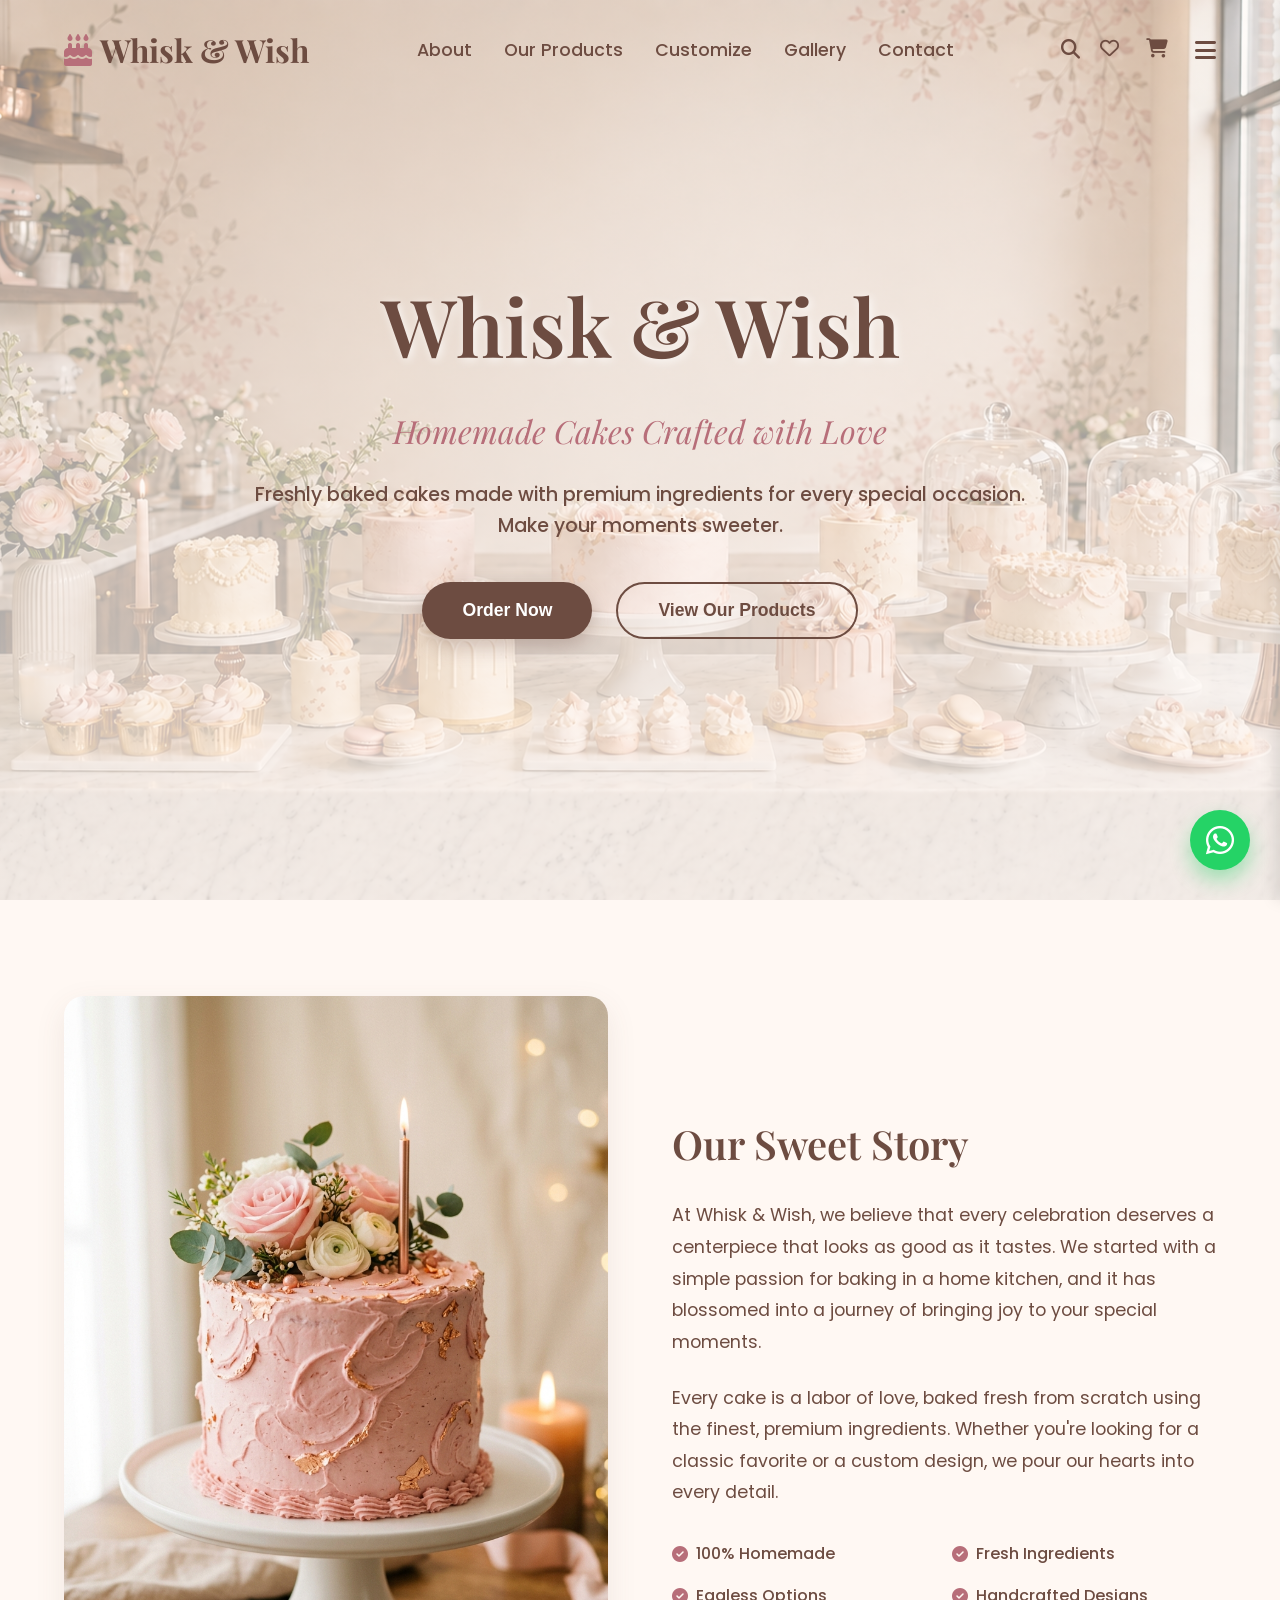
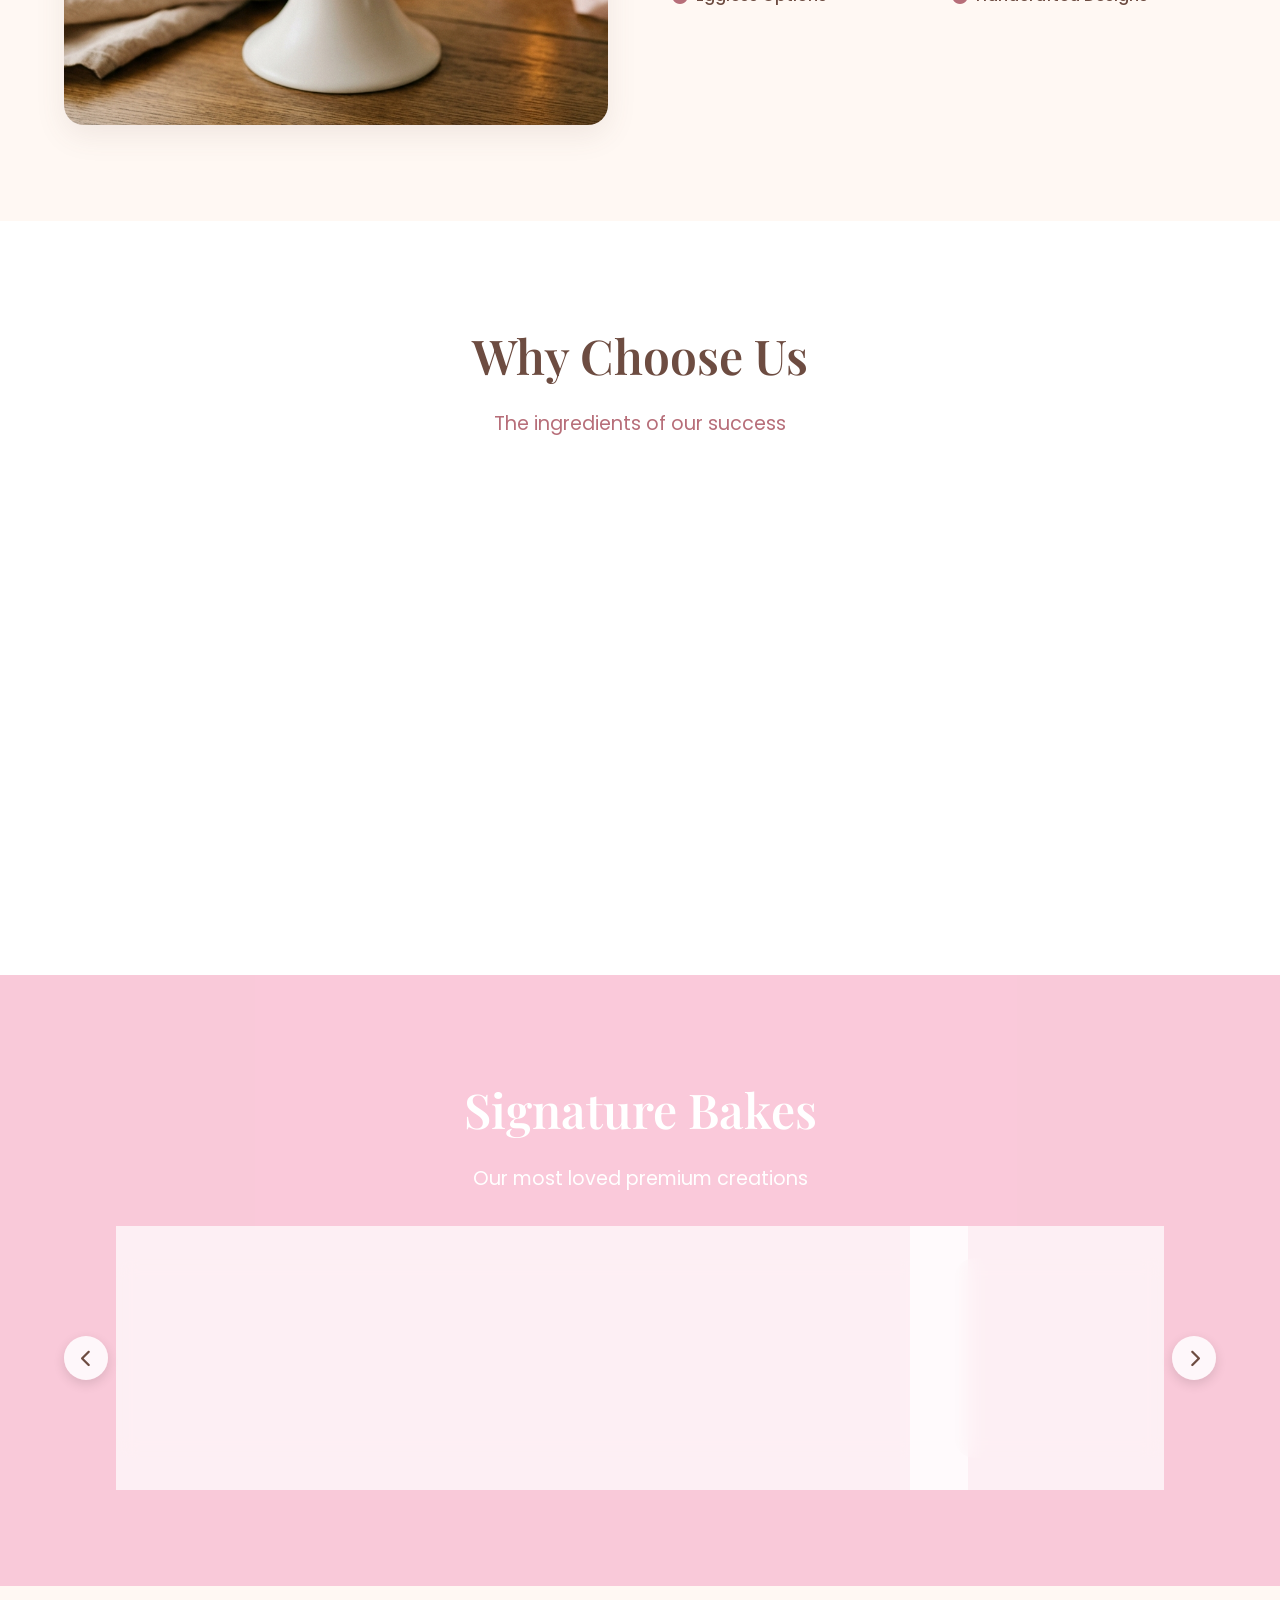
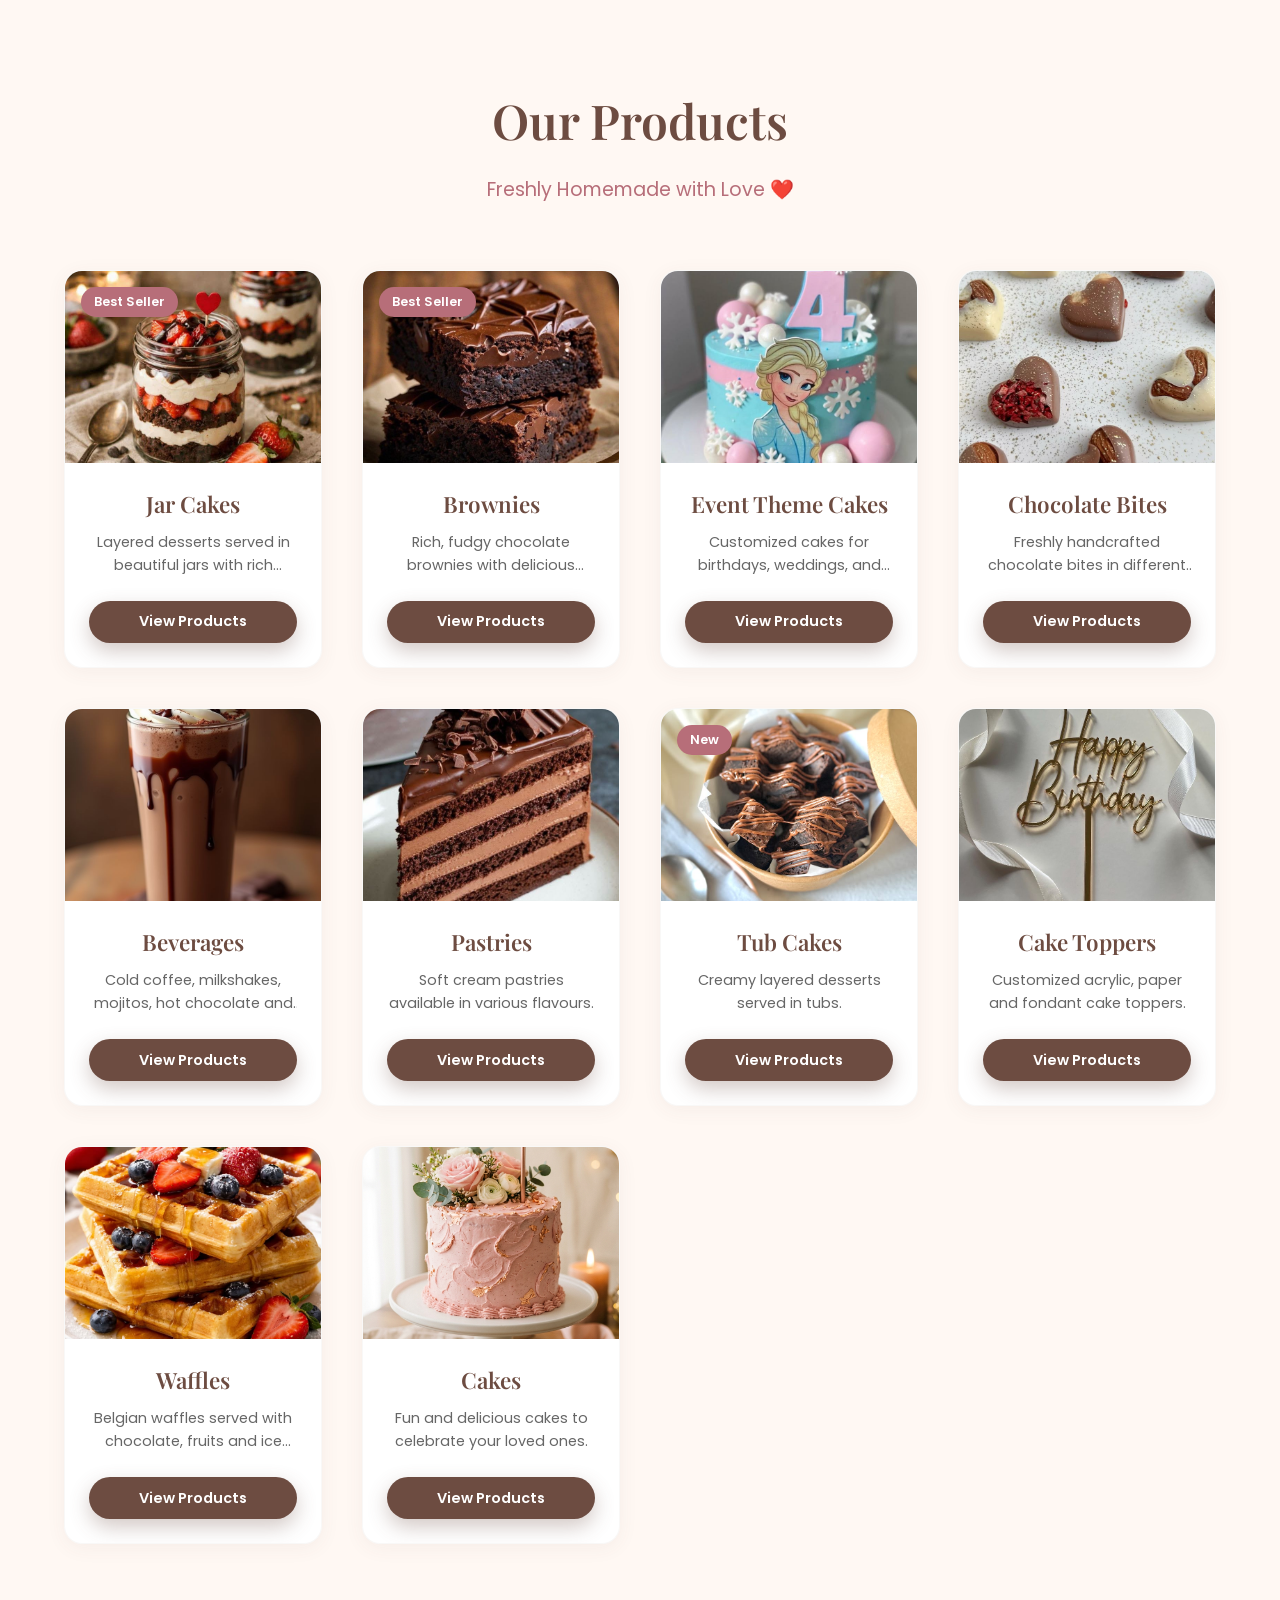
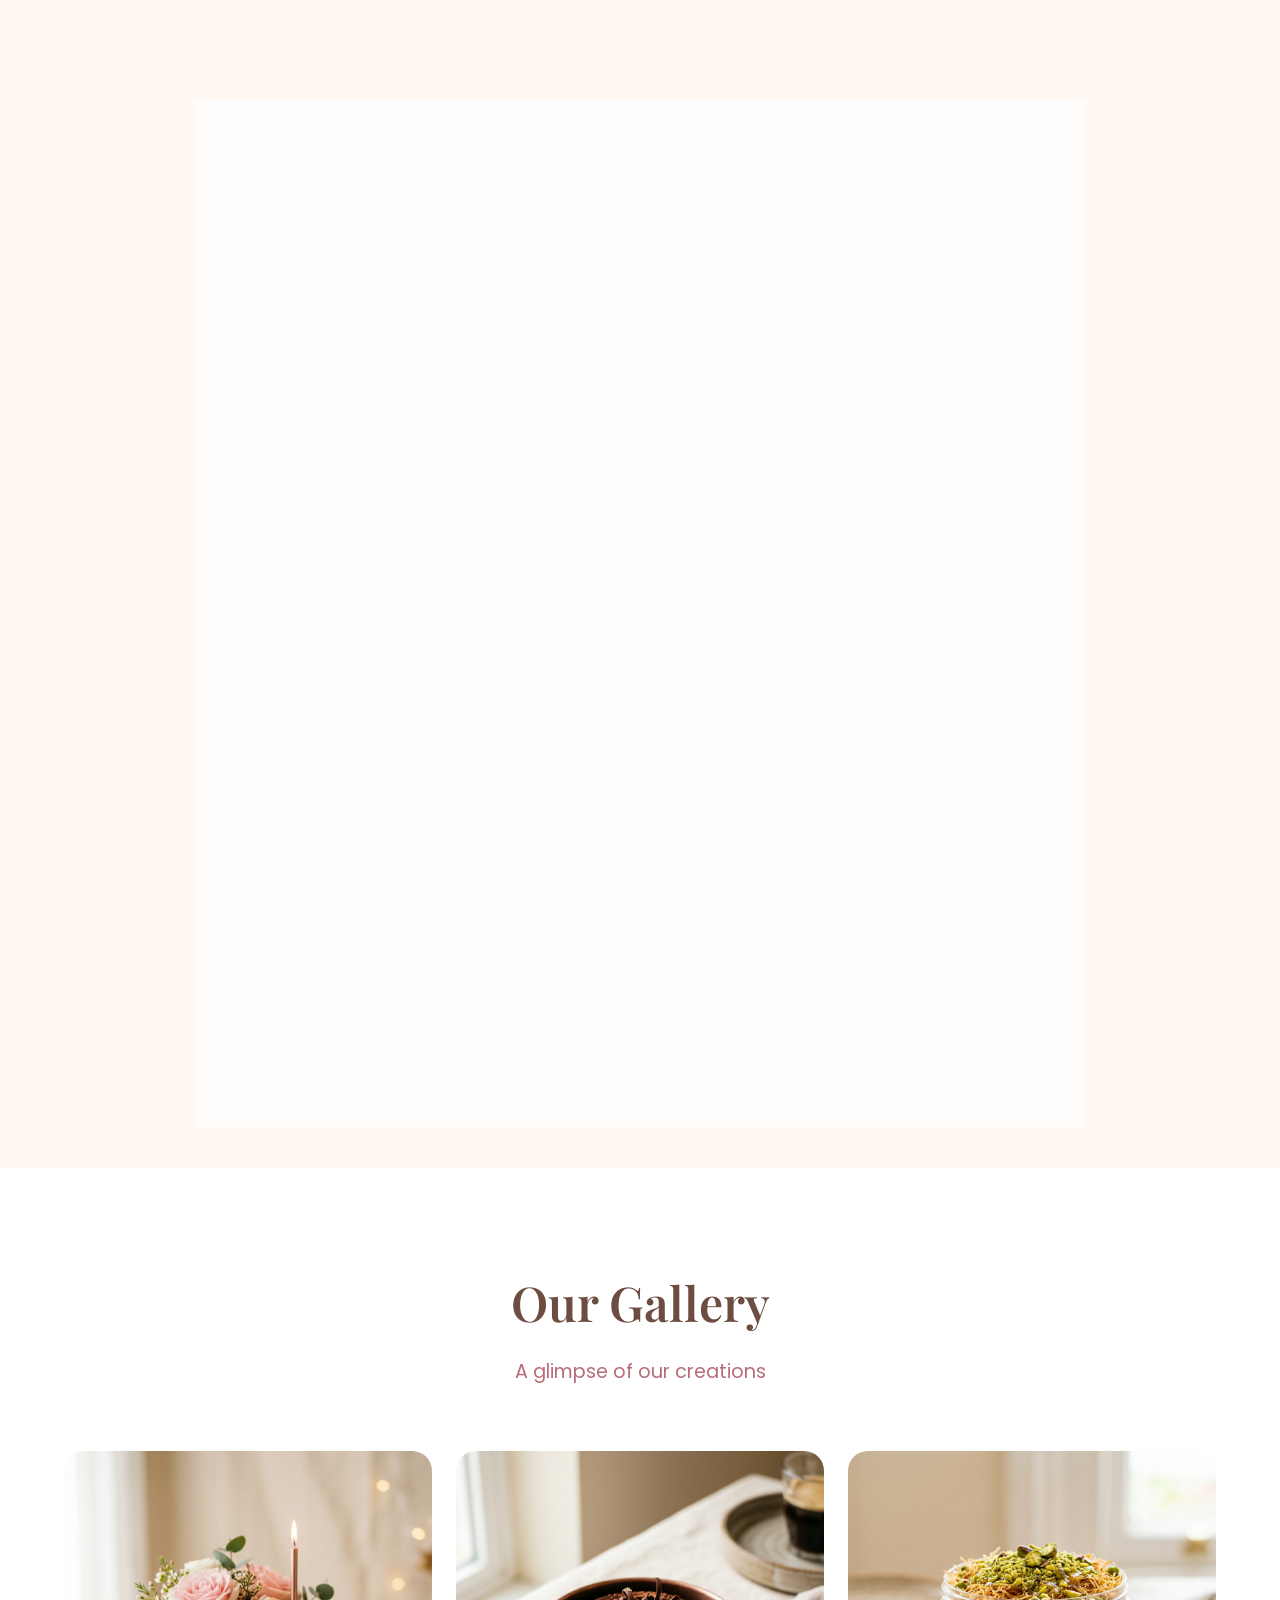
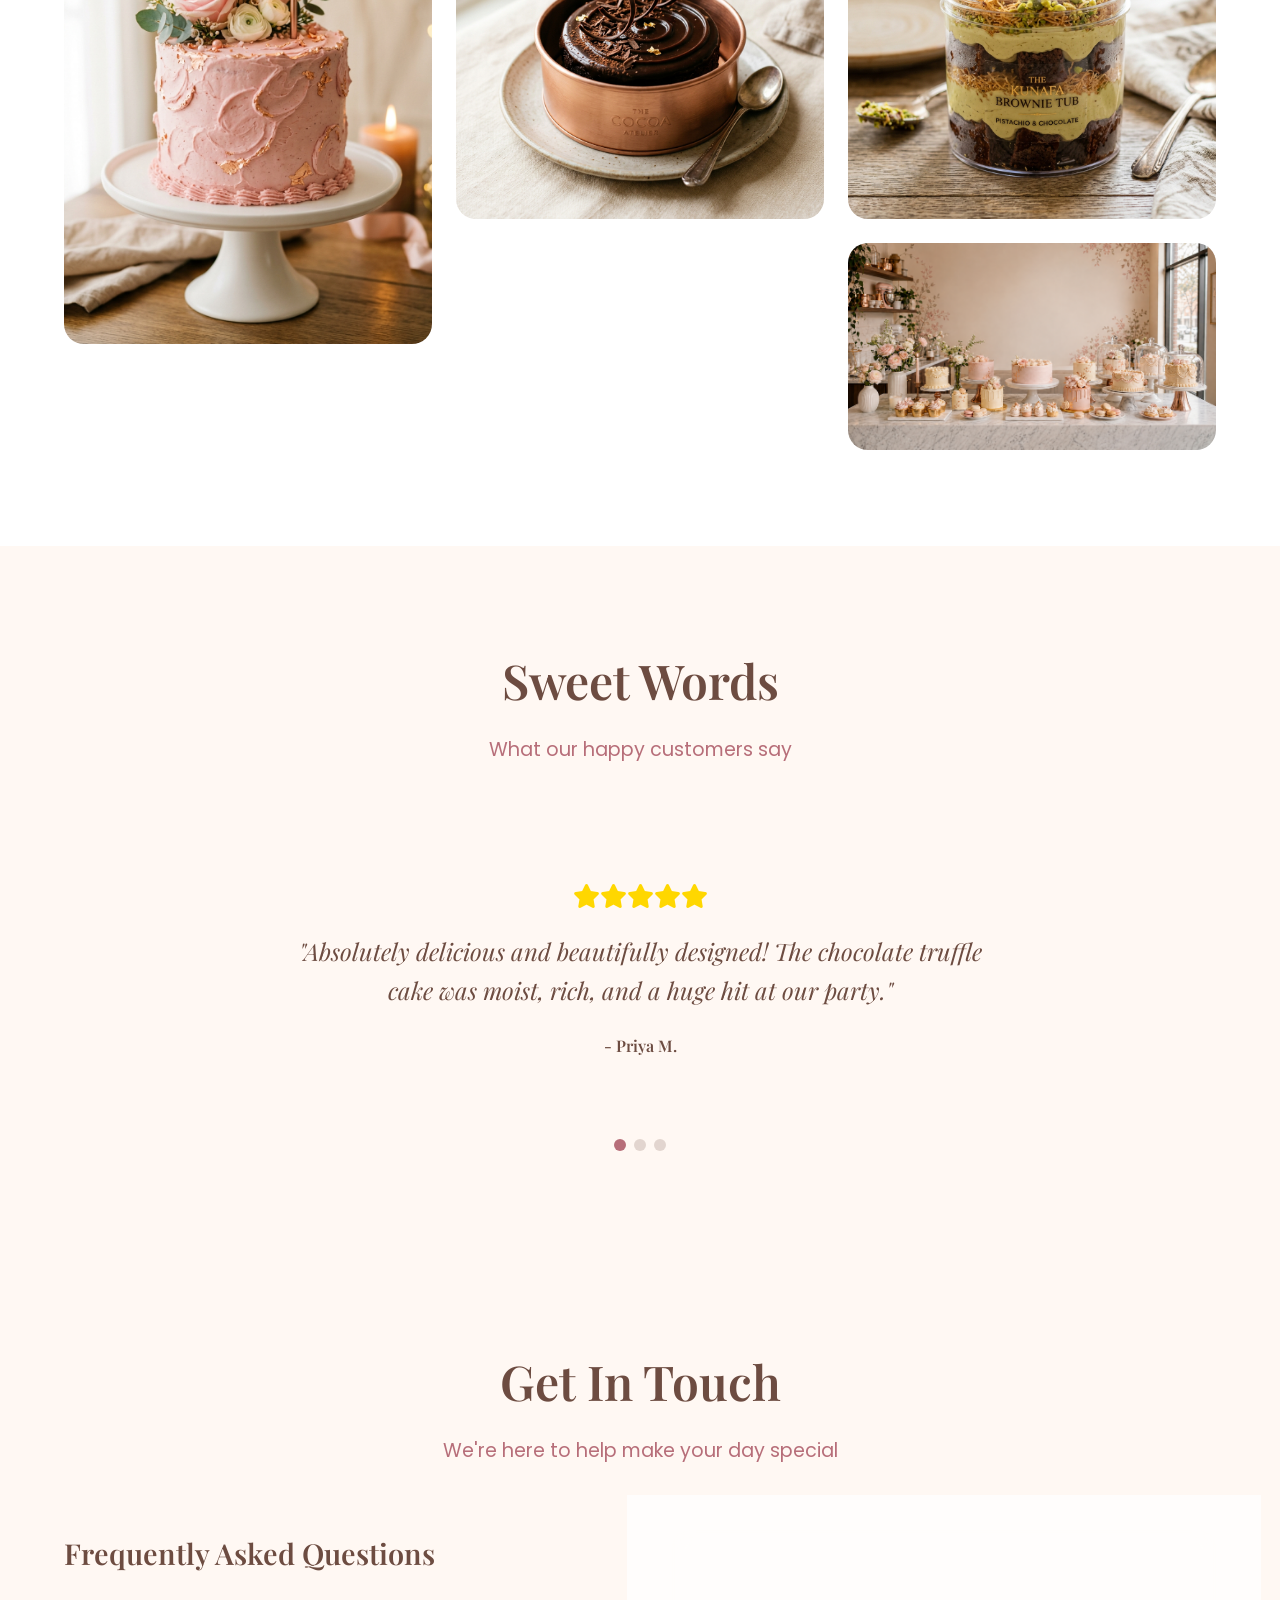
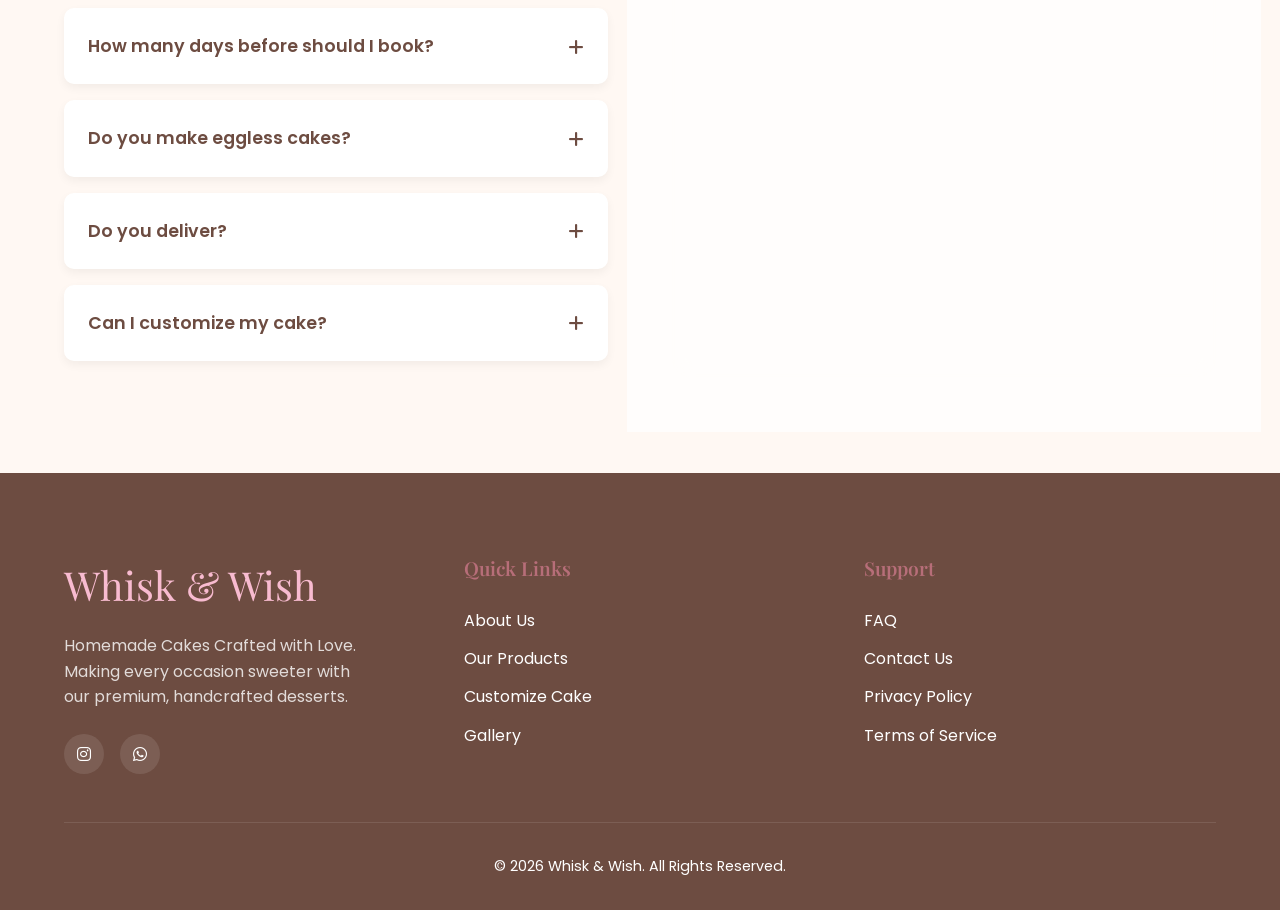
<file: index.html>
<!DOCTYPE html>
<html lang="en">
<head>
    <meta charset="UTF-8">
    <meta name="viewport" content="width=device-width, initial-scale=1.0">
    <title>Whisk & Wish | Homemade Cakes Crafted with Love</title>
    <meta name="description" content="Whisk & Wish offers premium homemade cakes, beautifully handcrafted for all your special occasions.">
    <link rel="stylesheet" href="css/styles.css">
    <!-- FontAwesome for Icons -->
    <link rel="stylesheet" href="https://cdnjs.cloudflare.com/ajax/libs/font-awesome/6.4.0/css/all.min.css">
</head>
<body>

    <!-- Navbar -->
    <nav class="navbar">
        <a href="index.html" class="logo">
            <i class="fa-solid fa-cake-candles" style="color: var(--accent-gold);"></i>
            Whisk & Wish
        </a>
        <ul class="nav-links">
            <li><a href="#about">About</a></li>
            <li><a href="#products">Our Products</a></li>
            <li><a href="#customize">Customize</a></li>
            <li><a href="#gallery">Gallery</a></li>
            <li><a href="#contact">Contact</a></li>
        </ul>
        <div class="nav-actions">
            <i class="fa-solid fa-magnifying-glass" id="search-toggle" title="Search products"></i>
            <div class="icon-wrapper" id="nav-wishlist" style="position: relative; display: inline-block; cursor: pointer;">
                <i class="fa-regular fa-heart"></i>
                <span class="badge-count wishlist-count" style="display: none;">0</span>
            </div>
            <div class="icon-wrapper" id="nav-cart" style="position: relative; display: inline-block; margin-left: 0.5rem; cursor: pointer;">
                <i class="fa-solid fa-cart-shopping"></i>
                <span class="badge-count cart-count" style="display: none;">0</span>
            </div>
            <i class="fa-solid fa-bars menu-toggle" id="menu-toggle-btn" style="margin-left: 0.5rem;"></i>
        </div>
    </nav>

    <!-- Mobile Nav Menu -->
    <div class="mobile-nav" id="mobile-nav">
        <i class="fa-solid fa-xmark close-mobile-nav"></i>
        <ul>
            <li><a href="#about">About</a></li>
            <li><a href="#products">Our Products</a></li>
            <li><a href="#customize">Customize</a></li>
            <li><a href="#gallery">Gallery</a></li>
            <li><a href="#contact">Contact</a></li>
        </ul>
    </div>
    <div class="mobile-nav-overlay" id="mobile-nav-overlay"></div>

    <!-- Search Overlay -->
    <div class="search-overlay" id="search-overlay">
        <div class="search-box">
            <input type="text" id="search-input" placeholder="Search products... (e.g. Brownie, Jar Cake)">
            <i class="fa-solid fa-xmark close-search"></i>
        </div>
        <div class="search-results" id="search-results"></div>
    </div>

    <!-- Hero Section -->
    <header class="hero" id="home">
        <img src="assets/images/background.png" alt="Beautiful Bakery Display" class="hero-bg">
        <div class="hero-overlay"></div>
        <div class="hero-content fade-in-up">
            <h1>Whisk & Wish</h1>
            <h2>Homemade Cakes Crafted with Love</h2>
            <p>Freshly baked cakes made with premium ingredients for every special occasion. Make your moments sweeter.</p>
            <div class="btn-group">
                <button class="btn btn-primary" onclick="document.getElementById('customize').scrollIntoView();">Order Now</button>
                <button class="btn btn-secondary" onclick="document.getElementById('products').scrollIntoView();">View Our Products</button>
            </div>
        </div>
    </header>

    <!-- About Section -->
    <section class="about" id="about">
        <div class="about-img">
            <img src="assets/images/about_cake_1785422562479.jpg" alt="Handcrafted Cake">
        </div>
        <div class="about-content">
            <h2 class="section-title" style="text-align: left;">Our Sweet Story</h2>
            <p>At Whisk & Wish, we believe that every celebration deserves a centerpiece that looks as good as it tastes. We started with a simple passion for baking in a home kitchen, and it has blossomed into a journey of bringing joy to your special moments.</p>
            <p>Every cake is a labor of love, baked fresh from scratch using the finest, premium ingredients. Whether you're looking for a classic favorite or a custom design, we pour our hearts into every detail.</p>
            <ul class="features-list">
                <li><i class="fa-solid fa-check-circle"></i> 100% Homemade</li>
                <li><i class="fa-solid fa-check-circle"></i> Fresh Ingredients</li>
                <li><i class="fa-solid fa-check-circle"></i> Eggless Options</li>
                <li><i class="fa-solid fa-check-circle"></i> Handcrafted Designs</li>
            </ul>
        </div>
    </section>

    <!-- Why Choose Us -->
    <section class="why-us">
        <h2 class="section-title">Why Choose Us</h2>
        <p class="section-subtitle">The ingredients of our success</p>
        <div class="why-grid">
            <div class="why-card glass fade-in-up">
                <i class="fa-solid fa-leaf"></i>
                <h3>Fresh Ingredients</h3>
                <p>We source only the best quality butter, pure chocolate, and fresh fruits for our bakes.</p>
            </div>
            <div class="why-card glass fade-in-up" style="animation-delay: 0.1s;">
                <i class="fa-solid fa-palette"></i>
                <h3>Custom Designs</h3>
                <p>From whimsical themes to elegant tiered cakes, we bring your vision to life.</p>
            </div>
            <div class="why-card glass fade-in-up" style="animation-delay: 0.2s;">
                <i class="fa-solid fa-crown"></i>
                <h3>Premium Quality</h3>
                <p>A luxurious taste experience in every bite, without any compromises.</p>
            </div>
            <div class="why-card glass fade-in-up" style="animation-delay: 0.3s;">
                <i class="fa-solid fa-truck-fast"></i>
                <h3>Fast Delivery</h3>
                <p>Carefully transported and delivered safely to your venue in pristine condition.</p>
            </div>
        </div>
    </section>

    <!-- Featured Cakes -->
    <section class="featured">
        <h2 class="section-title" style="color: white;">Signature Bakes</h2>
        <p class="section-subtitle" style="color: white; margin-bottom: 2rem;">Our most loved premium creations</p>
        
        <div class="featured-wrapper">
            <button class="featured-arrow prev-arrow" id="featured-prev" aria-label="Previous">
                <i class="fa-solid fa-chevron-left"></i>
            </button>
            <!-- Featured cards are rendered dynamically by main.js from featuredProducts in data.js -->
            <div class="featured-scroll" id="featured-scroll"></div>
            <button class="featured-arrow next-arrow" id="featured-next" aria-label="Next">
                <i class="fa-solid fa-chevron-right"></i>
            </button>
        </div>
    </section>

    <!-- Our Products -->
    <section class="products" id="products">
        <h2 class="section-title">Our Products</h2>
        <p class="section-subtitle">Freshly Homemade with Love ❤️</p>
        
        <!-- Category cards are rendered dynamically by main.js from categoryCards in data.js -->
        <div class="products-grid" id="homepage-category-grid"></div>
    </section>

    <!-- Customize Your Cake -->
    <section class="customize" id="customize">
        <div class="order-form-container glass fade-in-up">
            <h2 class="section-title">Customize Your Cake</h2>
            <p class="section-subtitle" style="margin-bottom: 2rem;">Tell us what you're dreaming of, and we'll bake it.</p>
            
            <form id="customize-form" action="https://formsubmit.co/24022003yuva@gmail.com" method="POST">
                <input type="hidden" name="_subject" value="New Custom Cake Order!">
                <input type="hidden" name="_template" value="table">
                <div class="form-grid">
                    <div class="form-group">
                        <label for="name">Your Name</label>
                        <input type="text" id="name" name="name" required placeholder="Jane Doe">
                    </div>
                    <div class="form-group">
                        <label for="phone">Phone Number</label>
                        <input type="tel" id="phone" name="phone" required placeholder="+91 98765 43210">
                    </div>
                    <div class="form-group full-width">
                        <label for="email">Email Address</label>
                        <input type="email" id="email" name="email" required placeholder="jane@example.com">
                    </div>
                    <div class="form-group">
                        <label for="date">Delivery Date</label>
                        <input type="date" id="date" name="date" required>
                    </div>
                    <div class="form-group">
                        <label for="weight">Cake Weight</label>
                        <select id="weight" name="weight">
                            <option value="Bento (300g)">(300g)</option>
                            <option value="Half Kg (500g)">Half Kg (500g)</option>
                            <option value="1 Kg">1 Kg</option>
                            <option value="2 Kg+">2 Kg+</option>
                            
                            
                        </select>
                    </div>
                    <div class="form-group full-width">
                        <label for="flavor">Flavor Selection</label>
                        <select id="flavor" name="flavor">
                            <option value="Chocolate Truffle">Chocolate Truffle</option>
                            <option value="Red Velvet">Red Velvet</option>
                            <option value="Vanilla">Vanilla</option>
                            <option value="Butterscotch">Butterscotch</option>
                            <option value="Mango (Seasonal)">Mango (Seasonal)</option>
                            <option value="Custom">Custom / Other</option>
                        </select>
                    </div>
                    <div class="form-group full-width">
                        <label for="special">Message on Cake & Special Instructions</label>
                        <textarea id="special" name="special" rows="4" placeholder="e.g. 'Happy Birthday Alex', make it eggless..."></textarea>
                    </div>
                </div>
                <div style="text-align: center; margin-top: 2rem;">
                    <button type="submit" class="btn btn-primary" style="width: 100%; max-width: 300px;">
                        <i class="fa-solid fa-paper-plane" style="margin-right: 0.5rem;"></i> Send Request
                    </button>
                </div>
            </form>
        </div>
    </section>

    <!-- Gallery -->
    <section class="gallery" id="gallery">
        <h2 class="section-title">Our Gallery</h2>
        <p class="section-subtitle">A glimpse of our creations</p>
        
        <div class="masonry">
            <div class="masonry-item">
                <img src="assets/images/about_cake_1785422562479.jpg" alt="Cake Gallery 1">
                <div class="masonry-overlay"><i class="fa-brands fa-instagram"></i></div>
            </div>
            <div class="masonry-item">
                <img src="assets/images/chocolate_truffle_1785422575374.jpg" alt="Cake Gallery 2">
                <div class="masonry-overlay"><i class="fa-brands fa-instagram"></i></div>
            </div>
            <div class="masonry-item">
                <img src="assets/images/brownie_tub_1785422590777.jpg" alt="Cake Gallery 3">
                <div class="masonry-overlay"><i class="fa-brands fa-instagram"></i></div>
            </div>
            <div class="masonry-item">
                <img src="assets/images/background.png" alt="Cake Gallery 4">
                <div class="masonry-overlay"><i class="fa-brands fa-instagram"></i></div>
            </div>
        </div>
    </section>

    <!-- Testimonials -->
    <section class="testimonials">
        <h2 class="section-title">Sweet Words</h2>
        <p class="section-subtitle">What our happy customers say</p>
        
        <div class="carousel">
            <div class="testimonial-card active">
                <div class="stars">
                    <i class="fa-solid fa-star"></i><i class="fa-solid fa-star"></i><i class="fa-solid fa-star"></i><i class="fa-solid fa-star"></i><i class="fa-solid fa-star"></i>
                </div>
                <p class="testimonial-text">"Absolutely delicious and beautifully designed! The chocolate truffle cake was moist, rich, and a huge hit at our party."</p>
                <h4>- Priya M.</h4>
            </div>
            <div class="testimonial-card">
                <div class="stars">
                    <i class="fa-solid fa-star"></i><i class="fa-solid fa-star"></i><i class="fa-solid fa-star"></i><i class="fa-solid fa-star"></i><i class="fa-solid fa-star"></i>
                </div>
                <p class="testimonial-text">"The customized cake looked exactly like the reference I sent. And it tasted even better than it looked!"</p>
                <h4>- Arjun S.</h4>
            </div>
            <div class="testimonial-card">
                <div class="stars">
                    <i class="fa-solid fa-star"></i><i class="fa-solid fa-star"></i><i class="fa-solid fa-star"></i><i class="fa-solid fa-star"></i><i class="fa-solid fa-star-half-stroke"></i>
                </div>
                <p class="testimonial-text">"Highly recommend Whisk & Wish. The Kunafa Pistachio Brownie is to die for. Will definitely be ordering again!"</p>
                <h4>- Sneha R.</h4>
            </div>
            
            <div class="carousel-dots">
                <span class="dot active"></span>
                <span class="dot"></span>
                <span class="dot"></span>
            </div>
        </div>
    </section>

    <!-- FAQ & Contact -->
    <section class="contact-section" id="contact">
        <h2 class="section-title">Get In Touch</h2>
        <p class="section-subtitle">We're here to help make your day special</p>
        
        <div class="contact-grid">
            <!-- FAQ Accordion -->
            <div class="faq fade-in-up">
                <h3 style="font-size: 1.8rem; margin-bottom: 2rem; font-family: var(--font-heading);">Frequently Asked Questions</h3>
                
                <div class="accordion-item">
                    <div class="accordion-header">
                        How many days before should I book?
                        <i class="fa-solid fa-plus"></i>
                    </div>
                    <div class="accordion-content">
                        <p>We recommend placing orders at least 2-3 days in advance. For elaborate custom or wedding cakes, please reach out 1-2 weeks prior to ensure availability.</p>
                    </div>
                </div>
                
                <div class="accordion-item">
                    <div class="accordion-header">
                        Do you make eggless cakes?
                        <i class="fa-solid fa-plus"></i>
                    </div>
                    <div class="accordion-content">
                        <p>Yes, absolutely! We offer delicious eggless options for almost all of our cake flavors upon request.</p>
                    </div>
                </div>
                
                <div class="accordion-item">
                    <div class="accordion-header">
                        Do you deliver?
                        <i class="fa-solid fa-plus"></i>
                    </div>
                    <div class="accordion-content">
                        <p>Yes, we provide safe and secure delivery within Chennai. Delivery charges apply based on the distance from our location in East Tambaram.</p>
                    </div>
                </div>
                
                <div class="accordion-item">
                    <div class="accordion-header">
                        Can I customize my cake?
                        <i class="fa-solid fa-plus"></i>
                    </div>
                    <div class="accordion-content">
                        <p>We love creating custom designs! Please use our 'Customize Your Cake' form to share your ideas, reference images, and requirements.</p>
                    </div>
                </div>
            </div>

            <!-- Contact Info & Map -->
            <div class="contact-info glass fade-in-up">
                <div class="contact-item">
                    <i class="fa-solid fa-location-dot"></i>
                    <div>
                        <h4>Address</h4>
                        <p>70, Buddar Street,<br>East Tambaram,<br>Chennai – 600059</p>
                    </div>
                </div>
                <div class="contact-item">
                    <i class="fa-solid fa-phone"></i>
                    <div>
                        <h4>Phone</h4>
                        <p><a href="tel:+917305600109">+91 7305600109</a></p>
                    </div>
                </div>
                <div class="contact-item">
                    <i class="fa-solid fa-envelope"></i>
                    <div>
                        <h4>Email</h4>
                        <p><a href="mailto:24022003yuva@gmail.com">24022003yuva@gmail.com</a></p>
                    </div>
                </div>
                
                
            </div>
        </div>
    </section>

    <!-- Footer -->
    <footer>
        <div class="footer-grid">
            <div class="footer-col" style="flex: 2; min-width: 300px;">
                <div class="footer-logo">Whisk & Wish</div>
                <p style="margin-bottom: 1.5rem; opacity: 0.8; max-width: 300px;">Homemade Cakes Crafted with Love. Making every occasion sweeter with our premium, handcrafted desserts.</p>
                <div class="social-links">
                    <a href="https://www.instagram.com/the_whiskandwish?igsh=MW5uNzB3aGY0ZzEzMQ==" target="_blank"><i class="fa-brands fa-instagram"></i></a>
                    <a href="https://wa.me/917305600109" target="_blank"><i class="fa-brands fa-whatsapp"></i></a>
                </div>
            </div>
            
            <div class="footer-col">
                <h4>Quick Links</h4>
                <ul>
                    <li><a href="#about">About Us</a></li>
                    <li><a href="#products">Our Products</a></li>
                    <li><a href="#customize">Customize Cake</a></li>
                    <li><a href="#gallery">Gallery</a></li>
                </ul>
            </div>
            
            <div class="footer-col">
                <h4>Support</h4>
                <ul>
                    <li><a href="#contact">FAQ</a></li>
                    <li><a href="#contact">Contact Us</a></li>
                    <li><a href="#">Privacy Policy</a></li>
                    <li><a href="#">Terms of Service</a></li>
                </ul>
            </div>
        </div>
        
        <div class="footer-bottom">
            <p>&copy; 2026 Whisk & Wish. All Rights Reserved.</p>
        </div>
    </footer>

    <!-- Floating Buttons -->
    <a href="#" class="whatsapp-float" id="wa-order-btn" title="Order on WhatsApp">
        <i class="fa-brands fa-whatsapp"></i>
    </a>
    
    <div class="scroll-top">
        <i class="fa-solid fa-arrow-up"></i>
    </div>

    <!-- Cart Sidebar -->
    <div class="cart-sidebar" id="cart-sidebar">
        <div class="cart-header">
            <h3>Your Cart</h3>
            <i class="fa-solid fa-xmark close-cart" style="cursor: pointer; font-size: 1.5rem;"></i>
        </div>
        <div class="cart-items" id="cart-items">
            <!-- Items will be injected here via JS -->
        </div>
        <div class="cart-footer">
            <div class="cart-total">
                <span>Total:</span>
                <span id="cart-total-price">₹0</span>
            </div>
            <button class="btn btn-primary" id="checkout-btn" style="width: 100%;">Checkout via WhatsApp</button>
        </div>
    </div>
    <div class="cart-overlay" id="cart-overlay"></div>

    <!-- Wishlist Modal -->
    <div class="wishlist-modal-container" id="wishlist-modal">
        <div class="wishlist-modal-content glass">
            <div class="wishlist-header" style="display: flex; justify-content: space-between; align-items: center; margin-bottom: 1.5rem;">
                <h2>Your Wishlist <i class="fa-solid fa-heart" style="color: var(--accent-gold);"></i></h2>
                <i class="fa-solid fa-xmark close-wishlist" style="cursor: pointer; font-size: 1.5rem;"></i>
            </div>
            <div class="wishlist-items" id="wishlist-items" style="display: grid; grid-template-columns: repeat(auto-fit, minmax(200px, 1fr)); gap: 1rem;">
                <!-- Items will be injected here -->
            </div>
        </div>
    </div>

    

    <script src="js/data.js"></script>
    <script src="js/store.js"></script>
    <script src="js/main.js"></script>
</body>
</html>
</file>
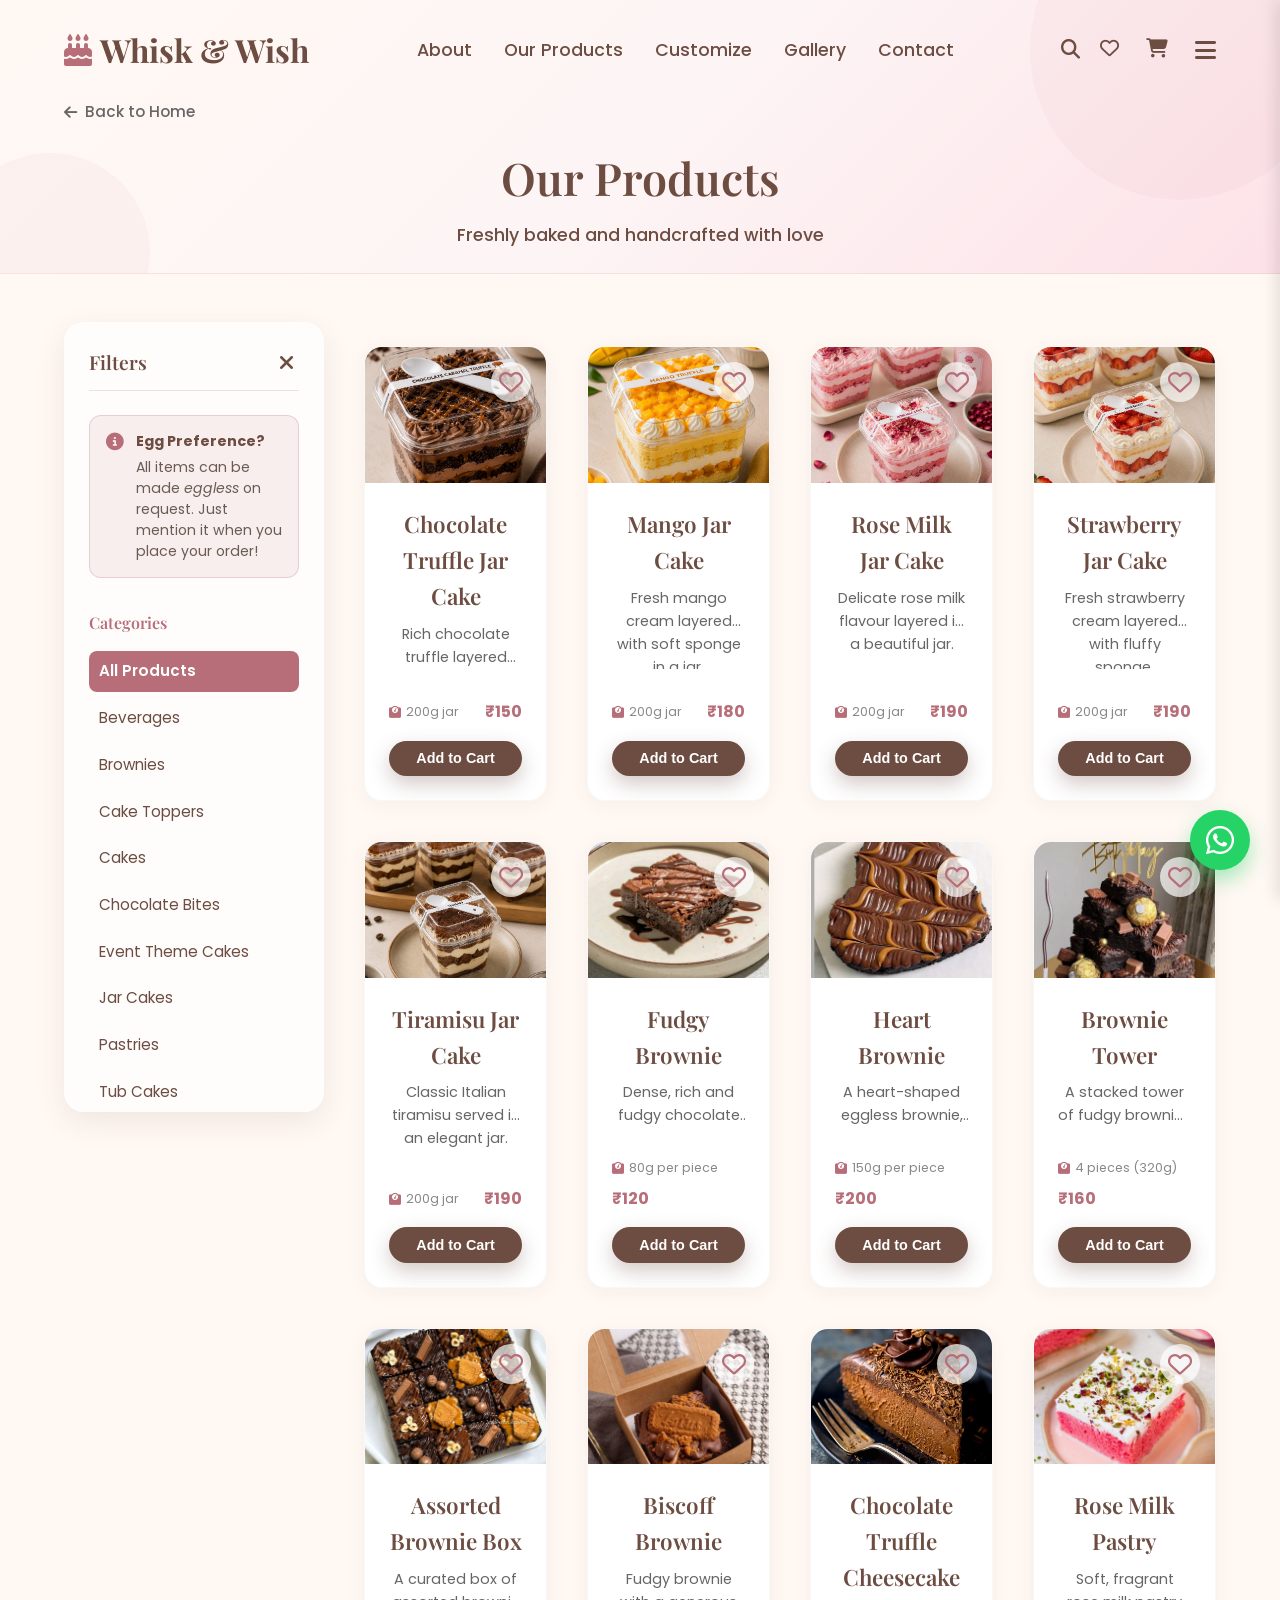
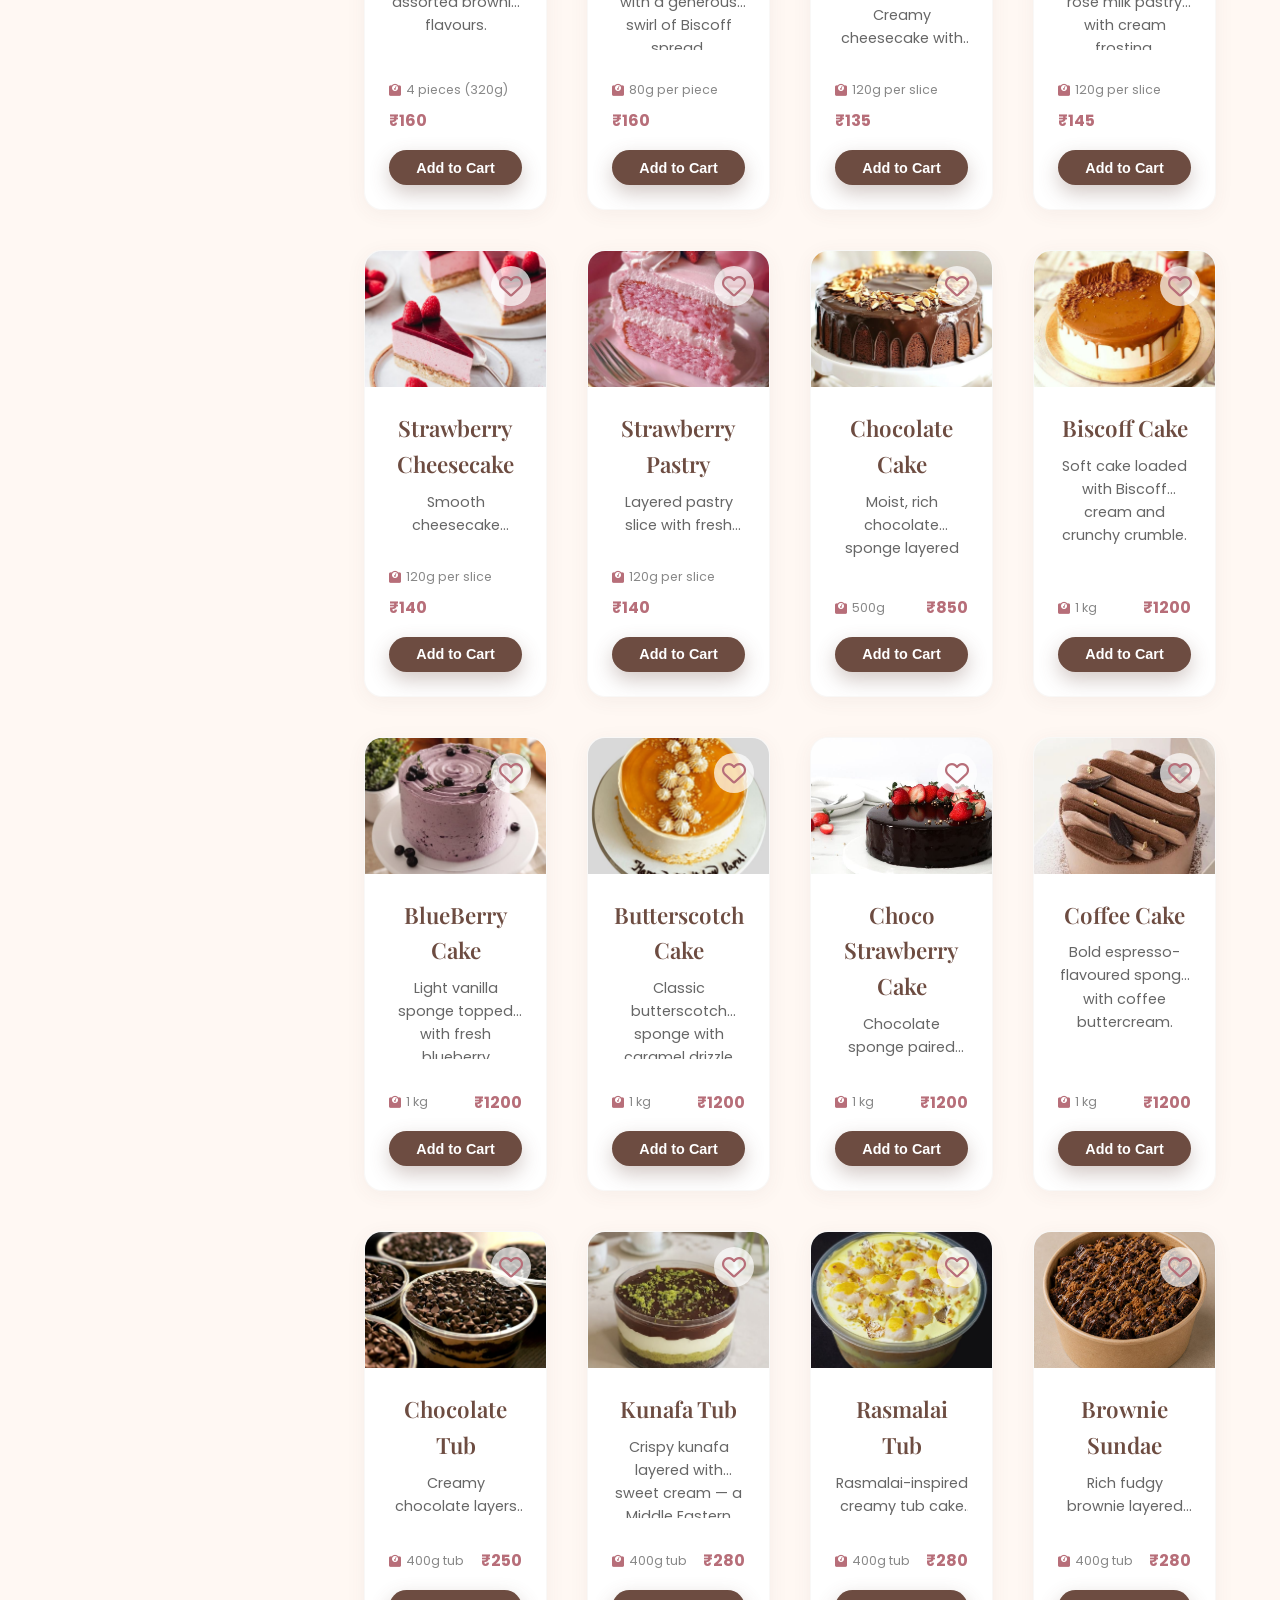
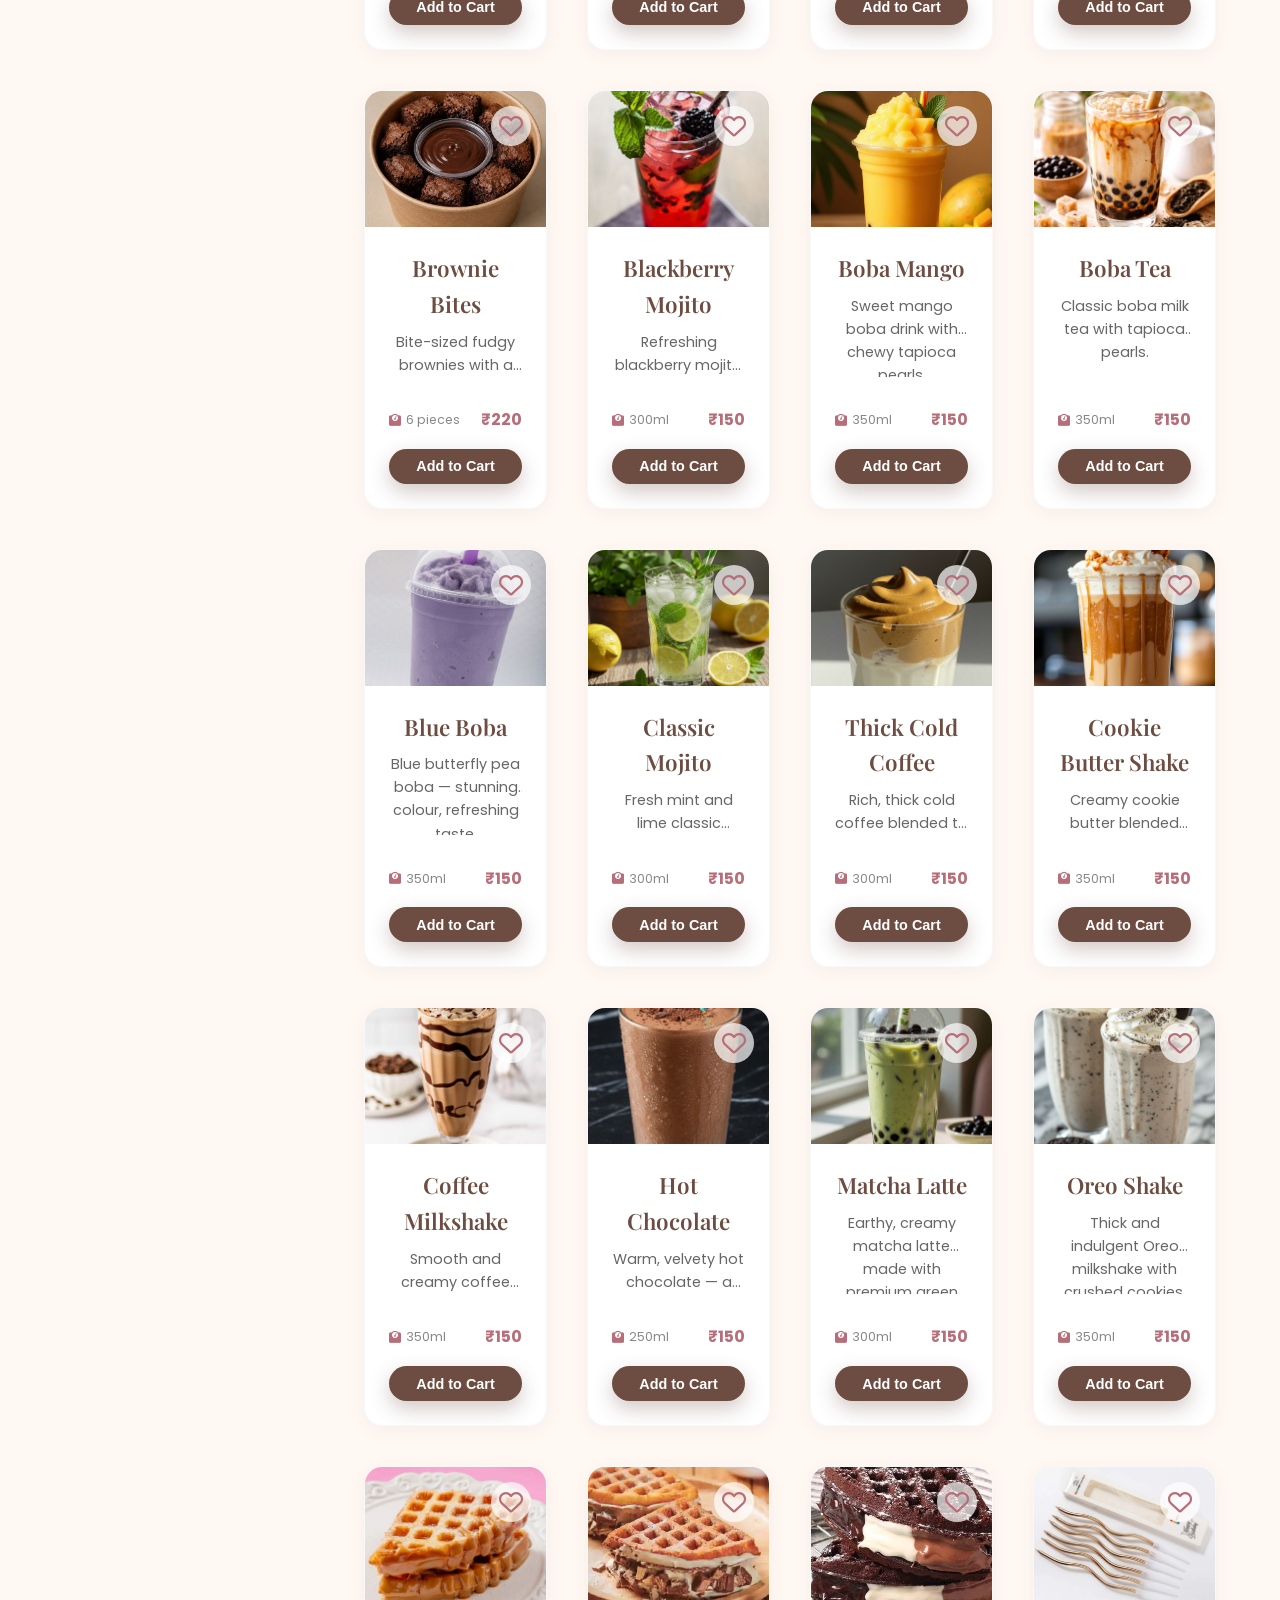
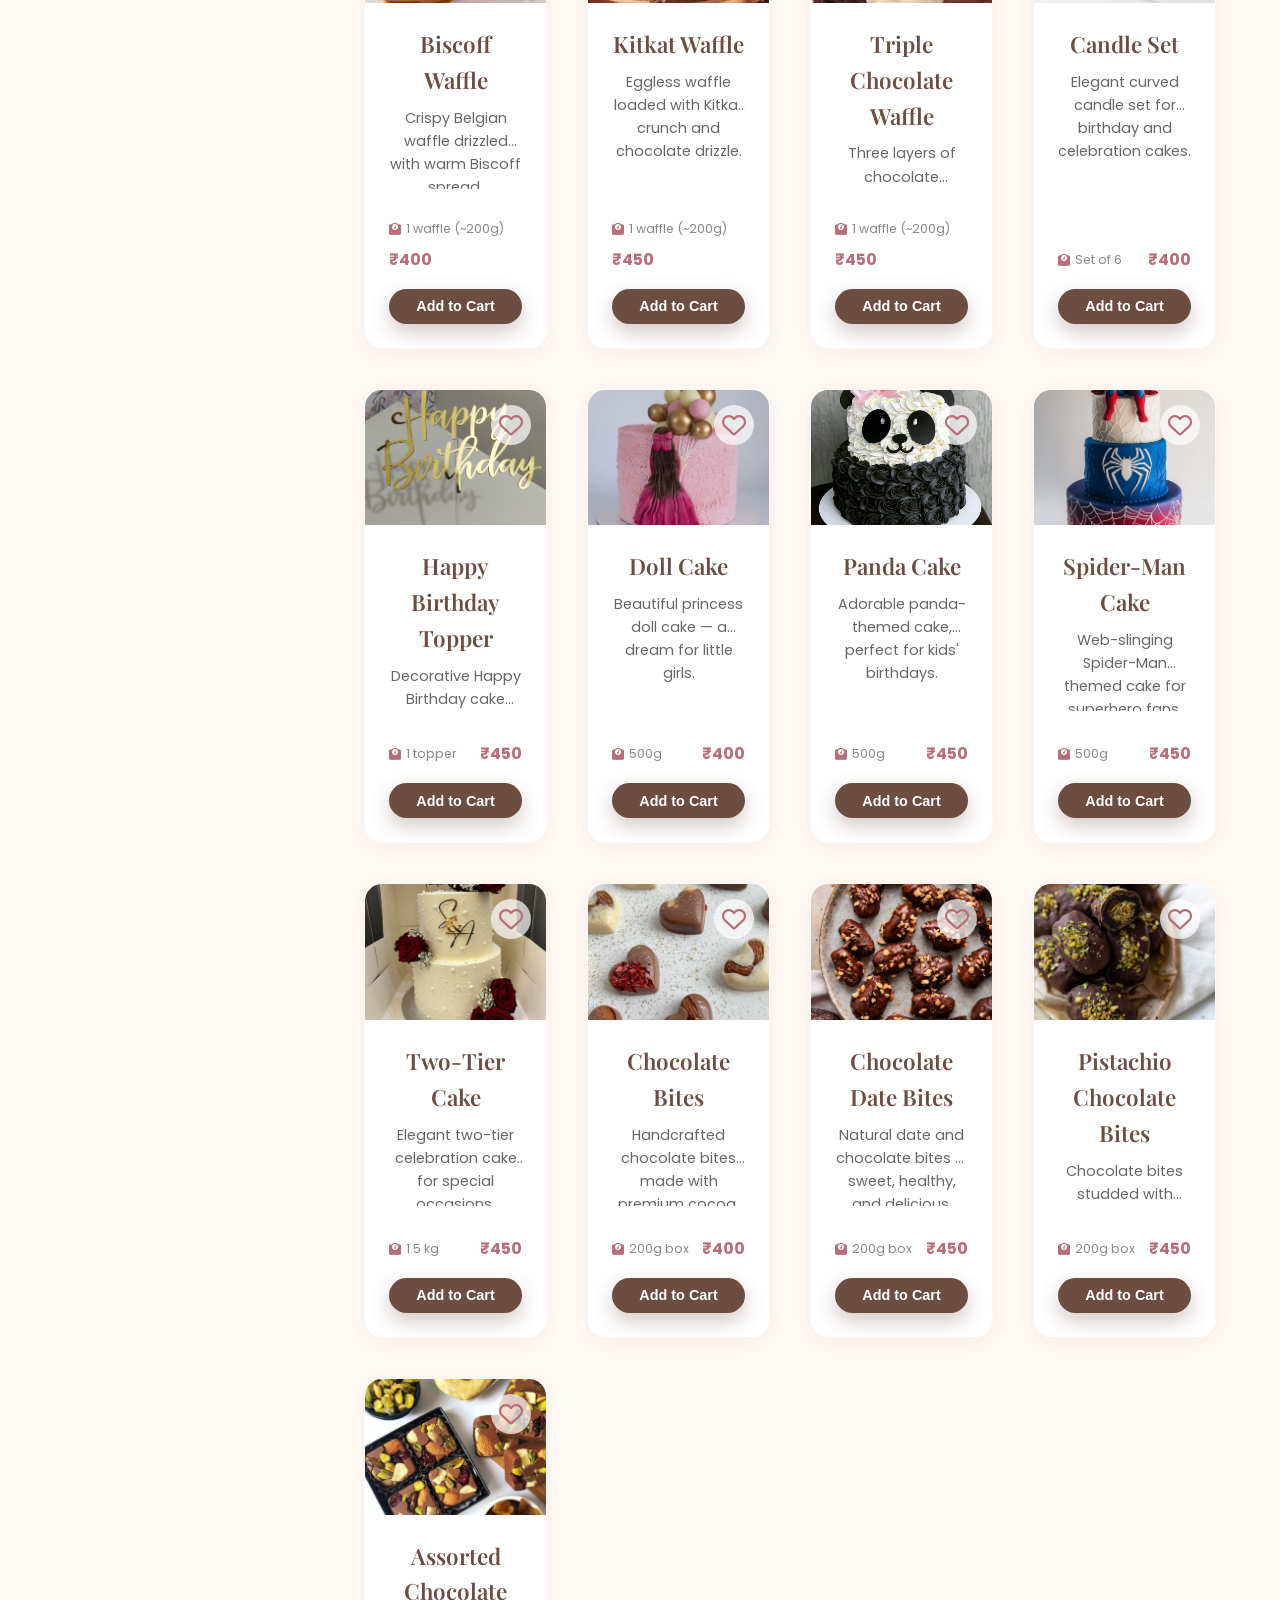
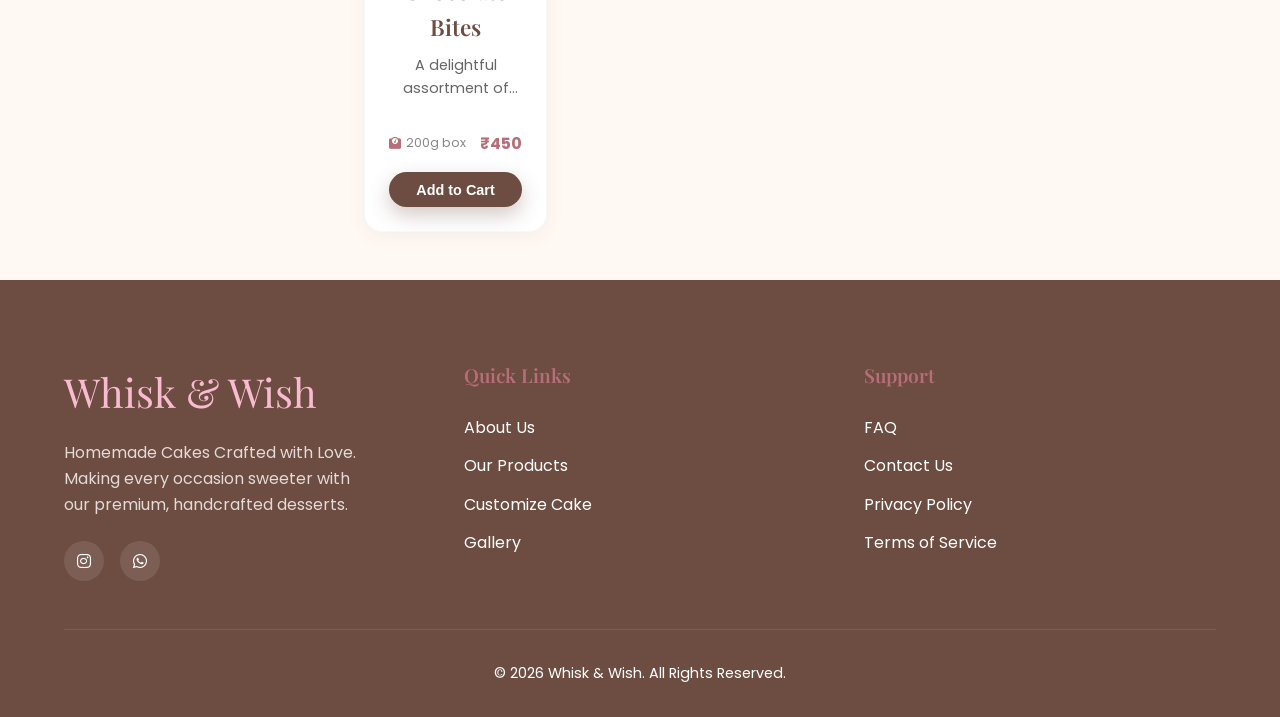
<file: products.html>
<!DOCTYPE html>
<html lang="en">
<head>
    <meta charset="UTF-8">
    <meta name="viewport" content="width=device-width, initial-scale=1.0">
    <title>Products | Whisk & Wish</title>
    <meta name="description" content="Browse our delicious selection of cakes, pastries, and more.">
    <link rel="stylesheet" href="css/styles.css">
    <link rel="stylesheet" href="https://cdnjs.cloudflare.com/ajax/libs/font-awesome/6.4.0/css/all.min.css">
</head>
<body class="products-page">
    <nav class="navbar">
        <a href="index.html" class="logo">
            <i class="fa-solid fa-cake-candles" style="color: var(--accent-gold);"></i>
            Whisk & Wish
        </a>
        <ul class="nav-links">
            <li><a href="index.html#about">About</a></li>
            <li><a href="index.html#products">Our Products</a></li>
            <li><a href="index.html#customize">Customize</a></li>
            <li><a href="index.html#gallery">Gallery</a></li>
            <li><a href="index.html#contact">Contact</a></li>
        </ul>
        <div class="nav-actions">
            <i class="fa-solid fa-magnifying-glass" id="search-toggle" title="Search products"></i>
            <div class="icon-wrapper" id="nav-wishlist" style="position: relative; display: inline-block; cursor: pointer;">
                <i class="fa-regular fa-heart"></i>
                <span class="badge-count wishlist-count" style="display: none;">0</span>
            </div>
            <div class="icon-wrapper" id="nav-cart" style="position: relative; display: inline-block; margin-left: 0.5rem; cursor: pointer;">
                <i class="fa-solid fa-cart-shopping"></i>
                <span class="badge-count cart-count" style="display: none;">0</span>
            </div>
            <i class="fa-solid fa-bars menu-toggle" id="menu-toggle-btn" style="margin-left: 0.5rem;"></i>
        </div>
    </nav>

    <!-- Mobile Nav Menu -->
    <div class="mobile-nav" id="mobile-nav">
        <i class="fa-solid fa-xmark close-mobile-nav"></i>
        <ul>
            <li><a href="index.html#about">About</a></li>
            <li><a href="index.html#products">Our Products</a></li>
            <li><a href="index.html#customize">Customize</a></li>
            <li><a href="index.html#gallery">Gallery</a></li>
            <li><a href="index.html#contact">Contact</a></li>
        </ul>
    </div>
    <div class="mobile-nav-overlay" id="mobile-nav-overlay"></div>

    <!-- Search Overlay -->
    <div class="search-overlay" id="search-overlay">
        <div class="search-box">
            <input type="text" id="search-input" placeholder="Search products... (e.g. Brownie, Jar Cake)">
            <i class="fa-solid fa-xmark close-search"></i>
        </div>
        <div class="search-results" id="search-results"></div>
    </div>

    <header class="page-header">
        <div class="breadcrumb-bar">
            <a href="index.html" class="back-home-btn">
                <i class="fa-solid fa-arrow-left"></i> Back to Home
            </a>
        </div>
        <h1 class="fade-in-up">Our Products</h1>
        <p class="fade-in-up" style="animation-delay: 0.1s;">Freshly baked and handcrafted with love</p>
    </header>

    <div class="products-page-container fade-in-up" style="animation-delay: 0.2s;">
        <!-- Mobile Filter Toggle -->
        <button class="mobile-filter-toggle" id="mobile-filter-toggle">
            <i class="fa-solid fa-sliders"></i> Filters
        </button>
        <div class="mobile-filter-overlay" id="mobile-filter-overlay"></div>
        <!-- Sidebar Filters -->
        <aside class="filters-sidebar glass" id="filters-sidebar">
            <div class="filters-header">
                <h3>Filters</h3>
                <i class="fa-solid fa-xmark close-filters" id="close-filters"></i>
            </div>

            <!-- Customization Note replaces egg/eggless filter -->
            <div class="filter-group">
                <div class="customization-note">
                    <i class="fa-solid fa-circle-info"></i>
                    <div>
                        <strong>Egg Preference?</strong>
                        <p>All items can be made <em>eggless</em> on request. Just mention it when you place your order!</p>
                    </div>
                </div>
            </div>

            <div class="filter-group">
                <h4>Categories</h4>
                <ul id="category-list" class="category-filter-list"></ul>
            </div>
        </aside>

        <!-- Product Grid -->
        <main class="products-main">
            <div class="active-filters" id="active-filters"></div>
            <div class="products-grid" id="product-grid">
                <!-- Products injected here -->
            </div>
        </main>
    </div>

    <footer>
        <div class="footer-grid">
            <div class="footer-col" style="flex: 2; min-width: 300px;">
                <div class="footer-logo">Whisk & Wish</div>
                <p style="margin-bottom: 1.5rem; opacity: 0.8; max-width: 300px;">Homemade Cakes Crafted with Love. Making every occasion sweeter with our premium, handcrafted desserts.</p>
                <div class="social-links">
                    <a href="https://www.instagram.com/the_whiskandwish?igsh=MW5uNzB3aGY0ZzEzMQ==" target="_blank"><i class="fa-brands fa-instagram"></i></a>
                    <a href="https://wa.me/917305600109" target="_blank"><i class="fa-brands fa-whatsapp"></i></a>
                </div>
            </div>
            
            <div class="footer-col">
                <h4>Quick Links</h4>
                <ul>
                    <li><a href="#about">About Us</a></li>
                    <li><a href="#products">Our Products</a></li>
                    <li><a href="#customize">Customize Cake</a></li>
                    <li><a href="#gallery">Gallery</a></li>
                </ul>
            </div>
            
            <div class="footer-col">
                <h4>Support</h4>
                <ul>
                    <li><a href="#contact">FAQ</a></li>
                    <li><a href="#contact">Contact Us</a></li>
                    <li><a href="#">Privacy Policy</a></li>
                    <li><a href="#">Terms of Service</a></li>
                </ul>
            </div>
        </div>
        
        <div class="footer-bottom">
            <p>&copy; 2026 Whisk & Wish. All Rights Reserved.</p>
        </div>
    </footer>

    <!-- Floating Buttons -->
    <a href="#" class="whatsapp-float" id="wa-order-btn" title="Order on WhatsApp">
        <i class="fa-brands fa-whatsapp"></i>
    </a>
    
    <div class="scroll-top">
        <i class="fa-solid fa-arrow-up"></i>
    </div>

    <!-- Cart Sidebar -->
    <div class="cart-sidebar" id="cart-sidebar">
        <div class="cart-header">
            <h3>Your Cart</h3>
            <i class="fa-solid fa-xmark close-cart" style="cursor: pointer; font-size: 1.5rem;"></i>
        </div>
        <div class="cart-items" id="cart-items">
            <!-- Items will be injected here via JS -->
        </div>
        <div class="cart-footer">
            <div class="cart-total">
                <span>Total:</span>
                <span id="cart-total-price">₹0</span>
            </div>
            <button class="btn btn-primary" id="checkout-btn" style="width: 100%;">Checkout via WhatsApp</button>
        </div>
    </div>
    <div class="cart-overlay" id="cart-overlay"></div>

    <!-- Wishlist Modal -->
    <div class="wishlist-modal-container" id="wishlist-modal">
        <div class="wishlist-modal-content glass">
            <div class="wishlist-header" style="display: flex; justify-content: space-between; align-items: center; margin-bottom: 1.5rem;">
                <h2>Your Wishlist <i class="fa-solid fa-heart" style="color: var(--accent-gold);"></i></h2>
                <i class="fa-solid fa-xmark close-wishlist" style="cursor: pointer; font-size: 1.5rem;"></i>
            </div>
            <div class="wishlist-items" id="wishlist-items" style="display: grid; grid-template-columns: repeat(auto-fit, minmax(200px, 1fr)); gap: 1rem;">
                <!-- Items will be injected here -->
            </div>
        </div>
    </div>

    

    <script src="js/store.js"></script>
    <script src="js/data.js"></script>
    <script src="js/products.js"></script>

</body>
</html>
</file>
<file: css/styles.css>
@import url('https://fonts.googleapis.com/css2?family=Playfair+Display:ital,wght@0,400;0,600;0,700;1,400&family=Poppins:wght@300;400;500;600&display=swap');

:root {
  --primary-pink: #F8BBD0;
  --bg-cream: #FFF8F3;
  --text-white: #FFFFFF;
  --text-brown: #6D4C41;
  --accent-gold: #B76E79; /* Rose Gold */
  
  --font-heading: 'Playfair Display', serif;
  --font-body: 'Poppins', sans-serif;
  
  --radius-lg: 20px;
  --shadow-soft: 0 10px 30px rgba(109, 76, 65, 0.1);
  --transition-smooth: all 0.4s cubic-bezier(0.25, 0.8, 0.25, 1);
}

/* Reset */
* {
  margin: 0;
  padding: 0;
  box-sizing: border-box;
}

html {
  scroll-behavior: smooth;
  overflow-x: hidden;
  max-width: 100vw;
}

body {
  font-family: var(--font-body);
  color: var(--text-brown);
  background-color: var(--bg-cream);
  line-height: 1.6;
  overflow-x: hidden;
  width: 100%;
  max-width: 100vw;
}

h1, h2, h3, h4, h5, h6 {
  font-family: var(--font-heading);
  font-weight: 600;
  color: var(--text-brown);
}

a {
  text-decoration: none;
  color: inherit;
  transition: var(--transition-smooth);
}

ul {
  list-style: none;
}

img {
  max-width: 100%;
  height: auto;
  display: block;
}

/* Glassmorphism Utilities */
.glass {
  background: rgba(255, 255, 255, 0.7);
  backdrop-filter: blur(10px);
  -webkit-backdrop-filter: blur(10px);
  border: 1px solid rgba(255, 255, 255, 0.5);
  border-radius: var(--radius-lg);
  box-shadow: var(--shadow-soft);
}

/* Animations */
@keyframes fadeInUp {
  from {
    opacity: 0;
    transform: translateY(30px);
  }
  to {
    opacity: 1;
    transform: translateY(0);
  }
}

@keyframes float {
  0% { transform: translateY(0px); }
  50% { transform: translateY(-15px); }
  100% { transform: translateY(0px); }
}

.fade-in-up {
  opacity: 0;
  animation: fadeInUp 0.8s forwards;
}

/* Navbar */
.navbar {
  position: fixed;
  top: 0;
  left: 0;
  width: 100%;
  padding: 1.5rem 5%;
  display: flex;
  justify-content: space-between;
  align-items: center;
  z-index: 1000;
  transition: var(--transition-smooth);
  background: transparent;
}

.navbar.scrolled {
  background: rgba(255, 248, 243, 0.95);
  backdrop-filter: blur(10px);
  box-shadow: var(--shadow-soft);
  padding: 1rem 5%;
}

.logo {
  font-family: var(--font-heading);
  font-size: 2rem;
  font-weight: 700;
  color: var(--text-brown);
  display: flex;
  align-items: center;
  gap: 0.5rem;
}

.nav-links {
  display: flex;
  gap: 2rem;
}

.nav-links li a {
  font-weight: 500;
  font-size: 1.1rem;
  position: relative;
}

.nav-links li a::after {
  content: '';
  position: absolute;
  width: 0;
  height: 2px;
  bottom: -5px;
  left: 0;
  background-color: var(--accent-gold);
  transition: var(--transition-smooth);
}

.nav-links li a:hover::after {
  width: 100%;
}

.nav-actions {
  display: flex;
  align-items: center;
  gap: 1.2rem;
  font-size: 1.2rem;
  cursor: pointer;
}

.menu-toggle {
  display: none;
  font-size: 1.5rem;
  cursor: pointer;
}

/* Hero Section */
.hero {
  height: 100vh;
  position: relative;
  display: flex;
  align-items: center;
  justify-content: center;
  text-align: center;
  overflow: hidden;
  padding: 0 5%;
}

.hero-bg {
  position: absolute;
  top: 0;
  left: 0;
  width: 100%;
  height: 100%;
  object-fit: cover;
  z-index: -2;
}

.hero-overlay {
  position: absolute;
  top: 0;
  left: 0;
  width: 100%;
  height: 100%;
  background: linear-gradient(rgba(255,248,243,0.5), rgba(255,248,243,0.8));
  z-index: -1;
}

.hero-content {
  max-width: 800px;
}

.hero h1 {
  font-size: 5rem;
  margin-bottom: 1rem;
  color: var(--text-brown);
  text-shadow: 2px 2px 10px rgba(255,255,255,0.8);
}

.hero h2 {
  font-size: 2rem;
  font-weight: 400;
  color: var(--accent-gold);
  margin-bottom: 1.5rem;
  font-family: var(--font-heading);
  font-style: italic;
}

.hero p {
  font-size: 1.2rem;
  margin-bottom: 2.5rem;
  color: var(--text-brown);
  font-weight: 500;
}

.btn-group {
  display: flex;
  gap: 1.5rem;
  justify-content: center;
}

.btn {
  padding: 1rem 2.5rem;
  border-radius: 50px;
  font-weight: 600;
  font-size: 1.1rem;
  cursor: pointer;
  border: none;
  transition: var(--transition-smooth);
}

.btn-primary {
  background-color: var(--text-brown);
  color: var(--text-white);
  box-shadow: 0 8px 20px rgba(109, 76, 65, 0.3);
}

.btn-primary:hover {
  background-color: var(--accent-gold);
  transform: translateY(-3px);
}

.btn-secondary {
  background-color: transparent;
  color: var(--text-brown);
  border: 2px solid var(--text-brown);
}

.btn-secondary:hover {
  background-color: var(--text-brown);
  color: var(--text-white);
}

/* Sections General */
section {
  padding: 6rem 5%;
}

.section-title {
  text-align: center;
  font-size: 3rem;
  margin-bottom: 1rem;
  color: var(--text-brown);
}

.section-subtitle {
  text-align: center;
  font-family: var(--font-body);
  color: var(--accent-gold);
  margin-bottom: 4rem;
  font-size: 1.2rem;
}

/* About Section */
.about {
  display: flex;
  align-items: center;
  gap: 4rem;
}

.about-img {
  flex: 1;
  position: relative;
}

.about-img img {
  border-radius: var(--radius-lg);
  box-shadow: var(--shadow-soft);
}

.about-content {
  flex: 1;
}

.about-content h2 {
  font-size: 2.5rem;
  margin-bottom: 1.5rem;
}

.about-content p {
  font-size: 1.1rem;
  margin-bottom: 1.5rem;
  line-height: 1.8;
}

.features-list {
  display: grid;
  grid-template-columns: 1fr 1fr;
  gap: 1rem;
  margin-top: 2rem;
}

.features-list li {
  display: flex;
  align-items: center;
  gap: 0.5rem;
  font-weight: 500;
}

.features-list li i {
  color: var(--accent-gold);
}

/* Why Choose Us */
.why-us {
  background-color: var(--text-white);
}

.why-grid {
  display: grid;
  grid-template-columns: repeat(auto-fit, minmax(250px, 1fr));
  gap: 2rem;
}

.why-card {
  padding: 2.5rem;
  text-align: center;
  transition: var(--transition-smooth);
}

.why-card:hover {
  transform: translateY(-10px);
}

.why-card i {
  font-size: 3rem;
  color: var(--accent-gold);
  margin-bottom: 1.5rem;
}

.why-card h3 {
  font-size: 1.5rem;
  margin-bottom: 1rem;
}

/* Our Products - Grid */
.products-grid {
  display: grid;
  grid-template-columns: repeat(4, 1fr);
  gap: 2.5rem;
}

.product-card {
  background: var(--text-white);
  border-radius: 18px;
  overflow: hidden;
  box-shadow: 0 4px 20px rgba(109, 76, 65, 0.06);
  transition: all 0.35s cubic-bezier(0.25, 0.8, 0.25, 1);
  position: relative;
  display: flex;
  flex-direction: column;
  border: 1px solid rgba(109, 76, 65, 0.04);
}

.product-card:hover {
  transform: translateY(-8px);
  box-shadow: 0 20px 50px rgba(109, 76, 65, 0.12), 0 0 0 1px rgba(183, 110, 121, 0.08);
}

.product-img-wrapper {
  position: relative;
  overflow: hidden;
  aspect-ratio: 4/3;
}

.product-img-wrapper img {
  width: 100%;
  height: 100%;
  object-fit: cover;
  transition: transform 0.6s cubic-bezier(0.25, 0.8, 0.25, 1);
}

.product-card:hover .product-img-wrapper img {
  transform: scale(1.08);
}

.badges {
  position: absolute;
  top: 1rem;
  left: 1rem;
  display: flex;
  gap: 0.5rem;
  z-index: 10;
}

.badge {
  background: var(--primary-pink);
  color: var(--text-brown);
  padding: 0.3rem 0.8rem;
  border-radius: 20px;
  font-size: 0.8rem;
  font-weight: 600;
}

.badge.new {
  background: var(--accent-gold);
  color: var(--text-white);
}

.product-info {
  padding: 1.5rem;
  text-align: center;
  display: flex;
  flex-direction: column;
  flex-grow: 1;
}

.product-info h3 {
  font-size: 1.4rem;
  margin-bottom: 0.5rem;
}

.product-desc {
  font-size: 0.9rem;
  color: #666;
  margin-bottom: 1.5rem;
  flex-grow: 1; /* Pushes buttons to the bottom */
  display: -webkit-box;
  -webkit-line-clamp: 2;
  -webkit-box-orient: vertical;
  overflow: hidden;
}

.product-actions {
  display: flex;
  gap: 0.5rem;
  justify-content: center;
}

.product-actions .btn {
  padding: 0.6rem 1.2rem;
  font-size: 0.9rem;
  flex: 1;
}

@media (max-width: 1024px) {
  .products-grid {
    grid-template-columns: repeat(2, 1fr);
  }
}

@media (max-width: 768px) {
  .products-grid {
    grid-template-columns: 1fr;
  }
}

/* Featured Cakes - Horizontal */
.featured {
  background-color: var(--primary-pink);
  position: relative;
}

.featured::before {
  content: '';
  position: absolute;
  top: 0; left: 0; width: 100%; height: 100%;
  background: rgba(255,255,255,0.2);
}

.featured .section-title {
  position: relative;
  z-index: 1;
}

/* Featured carousel wrapper (arrows + scroll) */
.featured-wrapper {
  display: flex;
  align-items: center;
  gap: 0.5rem;
  position: relative;
  z-index: 1;
}

.featured-arrow {
  flex-shrink: 0;
  width: 44px;
  height: 44px;
  border-radius: 50%;
  background: rgba(255,255,255,0.85);
  border: none;
  cursor: pointer;
  display: flex;
  align-items: center;
  justify-content: center;
  font-size: 1.1rem;
  color: var(--text-brown);
  box-shadow: 0 4px 12px rgba(0,0,0,0.12);
  transition: var(--transition-smooth);
  z-index: 2;
}
.featured-arrow:hover {
  background: var(--text-white);
  transform: scale(1.1);
}

.featured-scroll {
  display: flex;
  overflow-x: auto;
  gap: 2rem;
  padding: 2rem 0;
  scrollbar-width: none;
  scroll-snap-type: x mandatory;
  flex: 1;
}
.featured-scroll::-webkit-scrollbar {
  display: none;
}

.featured-card {
  min-width: 400px;
  display: flex;
  align-items: center;
  padding: 1.5rem;
  gap: 1.5rem;
  flex-shrink: 0;
  scroll-snap-align: start;
}

.featured-card img {
  width: 150px;
  height: 150px;
  border-radius: 50%;
  object-fit: cover;
  box-shadow: var(--shadow-soft);
}

.featured-info h3 {
  font-size: 1.5rem;
  margin-bottom: 0.5rem;
}

/* Customize Cake Form */
.customize {
  position: relative;
}

.order-form-container {
  max-width: 800px;
  margin: 0 auto;
  padding: 3rem;
}

.form-grid {
  display: grid;
  grid-template-columns: 1fr 1fr;
  gap: 1.5rem;
  margin-bottom: 1.5rem;
}

.form-group {
  display: flex;
  flex-direction: column;
}

.form-group.full-width {
  grid-column: 1 / -1;
}

.form-group label {
  font-weight: 500;
  margin-bottom: 0.5rem;
}

.form-group input, .form-group select, .form-group textarea {
  padding: 1rem;
  border: 1px solid rgba(109, 76, 65, 0.2);
  border-radius: 10px;
  font-family: var(--font-body);
  background: rgba(255, 255, 255, 0.8);
  outline: none;
  transition: var(--transition-smooth);
}

.form-group input:focus, .form-group select:focus, .form-group textarea:focus {
  border-color: var(--accent-gold);
  background: #fff;
}

/* Gallery */
.gallery {
  background: var(--text-white);
}

.masonry {
  column-count: 3;
  column-gap: 1.5rem;
}

.masonry-item {
  break-inside: avoid;
  margin-bottom: 1.5rem;
  border-radius: var(--radius-lg);
  overflow: hidden;
  position: relative;
  cursor: pointer;
}

.masonry-item img {
  width: 100%;
  transition: var(--transition-smooth);
}

.masonry-item:hover img {
  transform: scale(1.1);
}

.masonry-overlay {
  position: absolute;
  top: 0; left: 0; width: 100%; height: 100%;
  background: rgba(109, 76, 65, 0.5);
  display: flex;
  align-items: center;
  justify-content: center;
  opacity: 0;
  transition: var(--transition-smooth);
  color: var(--text-white);
  font-size: 2rem;
}

.masonry-item:hover .masonry-overlay {
  opacity: 1;
}

/* Testimonials */
.testimonials {
  background-color: var(--bg-cream);
  text-align: center;
}

.carousel {
  max-width: 800px;
  margin: 0 auto;
  position: relative;
}

.testimonial-card {
  display: none;
  padding: 3rem;
  animation: fadeInUp 0.5s ease;
}

.testimonial-card.active {
  display: block;
}

.stars {
  color: #FFD700;
  font-size: 1.5rem;
  margin-bottom: 1rem;
}

.testimonial-text {
  font-size: 1.5rem;
  font-family: var(--font-heading);
  font-style: italic;
  margin-bottom: 1.5rem;
}

.carousel-dots {
  display: flex;
  justify-content: center;
  gap: 0.5rem;
  margin-top: 2rem;
}

.dot {
  width: 12px;
  height: 12px;
  border-radius: 50%;
  background: rgba(109, 76, 65, 0.2);
  cursor: pointer;
  transition: var(--transition-smooth);
}

.dot.active {
  background: var(--accent-gold);
}

/* FAQ */
.faq {
  max-width: 800px;
  margin: 0 auto;
}

.accordion-item {
  background: var(--text-white);
  border-radius: 10px;
  margin-bottom: 1rem;
  box-shadow: 0 4px 10px rgba(0,0,0,0.05);
  overflow: hidden;
}

.accordion-header {
  padding: 1.5rem;
  cursor: pointer;
  display: flex;
  justify-content: space-between;
  align-items: center;
  font-weight: 600;
  font-size: 1.1rem;
}

.accordion-content {
  padding: 0 1.5rem;
  max-height: 0;
  overflow: hidden;
  transition: max-height 0.3s ease-out;
}

.accordion-content p {
  padding-bottom: 1.5rem;
}

.accordion-header.active {
  color: var(--accent-gold);
}

/* Contact */
.contact-section {
  position: relative;
}

.contact-grid {
  display: grid;
  grid-template-columns: 1fr 1fr;
  gap: 4rem;
  max-width: 1200px;
  margin: 0 auto;
}

.contact-info {
  padding: 3rem;
  display: flex;
  flex-direction: column;
  justify-content: center;
}

.contact-item {
  display: flex;
  align-items: flex-start;
  gap: 1.5rem;
  margin-bottom: 2rem;
}

.contact-item i {
  font-size: 2rem;
  color: var(--accent-gold);
}

.map-container {
  border-radius: var(--radius-lg);
  overflow: hidden;
  min-height: 400px;
}

/* Footer */
footer {
  background-color: var(--text-brown);
  color: var(--text-white);
  padding: 5rem 5% 2rem;
}

.footer-grid {
  display: grid;
  grid-template-columns: repeat(auto-fit, minmax(200px, 1fr));
  gap: 3rem;
  margin-bottom: 3rem;
}

.footer-logo {
  font-family: var(--font-heading);
  font-size: 2.5rem;
  color: var(--primary-pink);
  margin-bottom: 1rem;
}

.footer-col h4 {
  font-size: 1.2rem;
  margin-bottom: 1.5rem;
  color: var(--accent-gold);
}

.footer-col ul li {
  margin-bottom: 0.8rem;
}

.footer-col ul li a:hover {
  color: var(--primary-pink);
}

.social-links {
  display: flex;
  gap: 1rem;
}

.social-links a {
  display: inline-flex;
  align-items: center;
  justify-content: center;
  width: 40px;
  height: 40px;
  border-radius: 50%;
  background: rgba(255,255,255,0.1);
  color: var(--text-white);
}

/* Badges */
.badge-count {
  position: absolute;
  top: -8px;
  right: -8px;
  background-color: var(--accent-gold);
  color: var(--text-white);
  font-size: 0.7rem;
  font-weight: bold;
  padding: 2px 6px;
  border-radius: 50%;
  pointer-events: none;
}

/* Product Heart Wishlist */
.product-heart {
  position: absolute;
  top: 15px;
  right: 15px;
  font-size: 1.5rem;
  color: var(--accent-gold);
  cursor: pointer;
  z-index: 10;
  transition: var(--transition-smooth);
  background: rgba(255,255,255,0.7);
  padding: 8px;
  border-radius: 50%;
}
.product-heart:hover, .product-heart.active {
  background: var(--text-white);
}
.product-heart.active {
  font-weight: 900; /* Solid font-awesome heart */
  color: #ff4757;
}

/* Cart Sidebar */
.cart-sidebar {
  position: fixed;
  top: 0;
  right: -400px;
  width: 100%;
  max-width: 400px;
  height: 100vh;
  background: var(--bg-cream);
  box-shadow: -5px 0 15px rgba(0,0,0,0.1);
  z-index: 2000;
  transition: right 0.4s ease;
  display: flex;
  flex-direction: column;
}
.cart-sidebar.active {
  right: 0;
}
.cart-header {
  padding: 1.5rem;
  border-bottom: 1px solid rgba(109, 76, 65, 0.1);
  display: flex;
  justify-content: space-between;
  align-items: center;
}
.cart-items {
  flex: 1;
  overflow-y: auto;
  padding: 1.5rem;
}
.cart-item {
  display: flex;
  align-items: center;
  gap: 1rem;
  margin-bottom: 1rem;
  padding-bottom: 1rem;
  border-bottom: 1px solid rgba(109, 76, 65, 0.1);
}
.cart-item img {
  width: 60px;
  height: 60px;
  border-radius: 10px;
  object-fit: cover;
}
.cart-item-details {
  flex: 1;
}
.cart-item-title {
  font-weight: 600;
  font-size: 0.9rem;
}
.cart-item-price {
  color: var(--accent-gold);
  font-size: 0.9rem;
  font-weight: 500;
}
.remove-item {
  color: #ff4757;
  cursor: pointer;
}
.cart-footer {
  padding: 1.5rem;
  border-top: 1px solid rgba(109, 76, 65, 0.1);
  background: var(--text-white);
}
.cart-total {
  display: flex;
  justify-content: space-between;
  font-size: 1.2rem;
  font-weight: 600;
  margin-bottom: 1rem;
}
.cart-overlay {
  position: fixed;
  top: 0; left: 0; width: 100%; height: 100%;
  background: rgba(0,0,0,0.5);
  z-index: 1999;
  display: none;
}
.cart-overlay.active {
  display: block;
}

/* Modals (Wishlist & Flavour) */
.wishlist-modal-container, .flavour-modal-container {
  position: fixed;
  top: 0; left: 0; width: 100%; height: 100%;
  background: rgba(0,0,0,0.5);
  z-index: 2000;
  display: flex;
  align-items: center;
  justify-content: center;
  opacity: 0;
  pointer-events: none;
  transition: opacity 0.3s ease;
}
.wishlist-modal-container.active, .flavour-modal-container.active {
  opacity: 1;
  pointer-events: auto;
}
.wishlist-modal-content, .flavour-modal-content {
  background: var(--bg-cream);
  width: 90%;
  max-width: 600px;
  padding: 2rem;
  border-radius: var(--radius-lg);
  transform: translateY(30px);
  transition: transform 0.3s ease;
  max-height: 80vh;
  overflow-y: auto;
}
.wishlist-modal-container.active .wishlist-modal-content,
.flavour-modal-container.active .flavour-modal-content {
  transform: translateY(0);
}


/* --- Products Page Specific Styles --- */
.products-page {
  background-color: var(--bg-cream);
}

.page-header {
  padding-top: 100px;
  padding-bottom: 1.5rem;
  background: linear-gradient(135deg, var(--bg-cream) 0%, #fdf5f5 50%, #fde2e8 100%);
  border-bottom: 1px solid rgba(183, 110, 121, 0.15);
  text-align: center;
  position: relative;
  overflow: hidden;
}
.page-header::before, .page-header::after {
  content: '';
  position: absolute;
  border-radius: 50%;
  background: rgba(183, 110, 121, 0.05);
  pointer-events: none;
}
.page-header::before {
  width: 300px; height: 300px;
  top: -100px; right: -50px;
}
.page-header::after {
  width: 200px; height: 200px;
  bottom: -80px; left: -50px;
}

.page-header h1 {
  font-size: 2.8rem;
  color: var(--text-brown);
  margin-bottom: 0.5rem;
  position: relative;
  z-index: 1;
}

.page-header p {
  position: relative;
  z-index: 1;
  font-size: 1.1rem;
  color: var(--text-brown);
  opacity: 0.8;
  font-weight: 500;
  max-width: 600px;
  margin: 0 auto;
}

/* Breadcrumb bar — flows naturally below navbar padding */
.breadcrumb-bar {
  text-align: left;
  padding: 0 5%;
  margin-bottom: 1rem;
  position: relative;
  z-index: 10;
}

.back-home-btn {
  display: inline-flex;
  align-items: center;
  gap: 0.5rem;
  font-size: 0.95rem;
  font-weight: 500;
  color: #666;
  background: transparent;
  padding: 0;
  border: none;
  transition: var(--transition-smooth);
}
.back-home-btn:hover {
  color: var(--accent-gold);
  transform: translateX(-4px);
}
.back-home-btn i {
  transition: transform 0.3s ease;
}
.back-home-btn:hover i {
  transform: translateX(-3px);
}

.products-page-container {
  display: grid;
  grid-template-columns: 260px 1fr;
  gap: 2.5rem;
  padding: 3rem 5%;
  max-width: 1400px;
  margin: 0 auto;
  position: relative;
}

/* Mobile Filter Toggle Button */
.mobile-filter-toggle {
  display: none;
  align-items: center;
  gap: 0.5rem;
  padding: 0.7rem 1.5rem;
  background: var(--text-white);
  border: 1px solid rgba(109, 76, 65, 0.15);
  border-radius: 50px;
  font-family: var(--font-body);
  font-weight: 600;
  font-size: 0.95rem;
  color: var(--text-brown);
  cursor: pointer;
  transition: var(--transition-smooth);
  box-shadow: 0 2px 10px rgba(109, 76, 65, 0.06);
  grid-column: 1 / -1;
  width: fit-content;
}
.mobile-filter-toggle i {
  color: var(--accent-gold);
}
.mobile-filter-toggle:hover {
  background: var(--accent-gold);
  color: var(--text-white);
  border-color: var(--accent-gold);
}
.mobile-filter-toggle:hover i {
  color: var(--text-white);
}

/* Mobile filter overlay */
.mobile-filter-overlay {
  display: none;
  position: fixed;
  top: 0; left: 0;
  width: 100%; height: 100%;
  background: rgba(0,0,0,0.45);
  z-index: 2998;
  backdrop-filter: blur(2px);
}
.mobile-filter-overlay.active {
  display: block;
}

/* Single scrollable sidebar — NO inner list scroll */
.filters-sidebar {
  padding: 1.5rem;
  border-radius: var(--radius-lg);
  align-self: start;
  position: sticky;
  top: 90px;
  max-height: calc(100vh - 110px);
  overflow-y: auto;
  scrollbar-width: thin;
  scrollbar-color: rgba(183,110,121,0.3) transparent;
  transition: var(--transition-smooth);
}
.filters-sidebar::-webkit-scrollbar { width: 4px; }
.filters-sidebar::-webkit-scrollbar-thumb { background: rgba(183,110,121,0.3); border-radius: 10px; }

.filters-header {
  display: flex;
  justify-content: space-between;
  align-items: center;
  margin-bottom: 1.5rem;
  padding-bottom: 0.75rem;
  border-bottom: 1px solid rgba(109, 76, 65, 0.15);
}
.filters-header h3 {
  font-size: 1.2rem;
  margin: 0;
}
.close-filters {
  display: none;
  font-size: 1.3rem;
  cursor: pointer;
  color: var(--text-brown);
  padding: 0.3rem;
  border-radius: 50%;
  transition: var(--transition-smooth);
}
.close-filters:hover {
  color: var(--accent-gold);
  background: rgba(183, 110, 121, 0.1);
}

.filter-group {
  margin-bottom: 2rem;
}

.filter-group h4 {
  font-size: 1rem;
  margin-bottom: 1rem;
  color: var(--accent-gold);
}

/* Customization note */
.customization-note {
  display: flex;
  align-items: flex-start;
  gap: 0.75rem;
  background: rgba(183, 110, 121, 0.1);
  border: 1px solid rgba(183, 110, 121, 0.25);
  border-radius: 12px;
  padding: 0.9rem 1rem;
  font-size: 0.88rem;
  line-height: 1.5;
}
.customization-note i { color: var(--accent-gold); font-size: 1.1rem; margin-top: 2px; flex-shrink: 0; }
.customization-note strong { display: block; margin-bottom: 0.3rem; font-size: 0.9rem; color: var(--text-brown); }
.customization-note p { color: #6b5b53; margin: 0; }

/* Category list — no separate inner scroll; sidebar handles scrolling */
.category-filter-list {
  display: flex;
  flex-direction: column;
  gap: 0.4rem;
}

.category-filter-list li {
  cursor: pointer;
  padding: 0.5rem 0.6rem;
  border-radius: 8px;
  font-size: 0.95rem;
  transition: var(--transition-smooth);
}
.category-filter-list li:hover { background: rgba(183, 110, 121, 0.1); }
.category-filter-list li.active { background: var(--accent-gold); color: var(--text-white); font-weight: 600; }

/* Product meta row (weight + price) */
.product-meta {
  display: flex;
  align-items: center;
  justify-content: space-between;
  gap: 0.5rem;
  margin: 0.4rem 0 1rem;
  flex-wrap: wrap;
}
.product-weight {
  font-size: 0.78rem;
  color: #888;
  display: flex;
  align-items: center;
  gap: 0.3rem;
}
.product-weight i { color: var(--accent-gold); font-size: 0.75rem; }
.product-price {
  color: var(--accent-gold);
  font-weight: 700;
  font-size: 1rem;
}

.active-filters {
  display: flex;
  flex-wrap: wrap;
  gap: 0.5rem;
  margin-bottom: 1.5rem;
}

.filter-tag {
  background: var(--text-white);
  padding: 0.3rem 0.8rem;
  border-radius: 20px;
  font-size: 0.85rem;
  font-weight: 600;
  display: inline-flex;
  align-items: center;
  gap: 0.5rem;
  box-shadow: 0 2px 5px rgba(0,0,0,0.05);
}

/* Responsive Products Page */
@media (max-width: 900px) {
  .products-page-container {
    grid-template-columns: 1fr;
    gap: 1.5rem;
    padding: 2rem 4%;
  }

  /* Show mobile filter toggle */
  .mobile-filter-toggle {
    display: inline-flex;
  }

  /* Transform sidebar into slide-in panel on mobile */
  .filters-sidebar {
    position: fixed;
    top: 0;
    left: -320px;
    width: 300px;
    height: 100vh;
    max-height: 100vh;
    z-index: 2999;
    border-radius: 0 var(--radius-lg) var(--radius-lg) 0;
    padding: 2rem 1.5rem;
    background: var(--bg-cream);
    box-shadow: 5px 0 25px rgba(0,0,0,0.15);
    overflow-y: auto;
  }
  .filters-sidebar.active {
    left: 0;
  }

  /* Show close button on mobile */
  .close-filters {
    display: block;
  }

  .products-grid {
    grid-template-columns: repeat(2, 1fr);
    gap: 1rem;
  }
}

/* ── Mobile Nav ──────────────────────────────────────────────────────────── */
.mobile-nav {
  position: fixed;
  top: 0;
  right: -100%;
  width: 280px;
  height: 100vh;
  background: var(--bg-cream);
  z-index: 3000;
  padding: 2rem 1.5rem;
  transition: right 0.35s cubic-bezier(0.25, 0.8, 0.25, 1);
  box-shadow: -5px 0 20px rgba(0,0,0,0.15);
  display: flex;
  flex-direction: column;
}
.mobile-nav.active {
  right: 0;
}
.close-mobile-nav {
  align-self: flex-end;
  font-size: 1.6rem;
  cursor: pointer;
  color: var(--text-brown);
  margin-bottom: 2rem;
  transition: var(--transition-smooth);
}
.close-mobile-nav:hover {
  color: var(--accent-gold);
}
.mobile-nav ul {
  display: flex;
  flex-direction: column;
  gap: 0.5rem;
}
.mobile-nav ul li a {
  display: block;
  padding: 0.9rem 1rem;
  font-size: 1.1rem;
  font-weight: 500;
  border-radius: 10px;
  transition: var(--transition-smooth);
}
.mobile-nav ul li a:hover {
  background: rgba(183, 110, 121, 0.1);
  color: var(--accent-gold);
  padding-left: 1.5rem;
}
.mobile-nav-overlay {
  position: fixed;
  top: 0; left: 0; width: 100%; height: 100%;
  background: rgba(0,0,0,0.5);
  z-index: 2999;
  display: none;
}
.mobile-nav-overlay.active {
  display: block;
}

/* ── Search Overlay ──────────────────────────────────────────────────────── */
.search-overlay {
  position: fixed;
  top: 0; left: 0; width: 100%; height: 100%;
  background: rgba(255,248,243,0.97);
  backdrop-filter: blur(12px);
  z-index: 4000;
  display: flex;
  flex-direction: column;
  align-items: center;
  padding-top: 8rem;
  padding-bottom: 2rem;
  opacity: 0;
  pointer-events: none;
  transition: opacity 0.3s ease;
}
.search-overlay.active {
  opacity: 1;
  pointer-events: auto;
}
.search-box {
  display: flex;
  align-items: center;
  width: 90%;
  max-width: 600px;
  background: var(--text-white);
  border-radius: 50px;
  padding: 0.8rem 1.5rem;
  box-shadow: 0 8px 30px rgba(109, 76, 65, 0.15);
  margin-bottom: 2rem;
  gap: 1rem;
}
.search-box input {
  flex: 1;
  border: none;
  outline: none;
  font-size: 1.1rem;
  font-family: var(--font-body);
  background: transparent;
  color: var(--text-brown);
}
.close-search {
  font-size: 1.3rem;
  cursor: pointer;
  color: var(--text-brown);
  transition: var(--transition-smooth);
}
.close-search:hover {
  color: var(--accent-gold);
}
.search-results {
  width: 90%;
  max-width: 600px;
  max-height: 60vh;
  overflow-y: auto;
  display: flex;
  flex-direction: column;
  gap: 0.75rem;
}
.search-result-item {
  display: flex;
  align-items: center;
  gap: 1rem;
  background: var(--text-white);
  border-radius: 14px;
  padding: 0.75rem 1rem;
  box-shadow: 0 4px 12px rgba(109,76,65,0.08);
  transition: var(--transition-smooth);
}
.search-result-item:hover {
  transform: translateY(-2px);
  box-shadow: 0 6px 16px rgba(109,76,65,0.12);
}
.search-result-item img {
  width: 55px;
  height: 55px;
  border-radius: 10px;
  object-fit: cover;
  flex-shrink: 0;
}
.search-result-name {
  font-weight: 600;
  font-size: 0.95rem;
  color: var(--text-brown);
  margin-bottom: 0.2rem;
}
.search-result-cat {
  font-size: 0.82rem;
  color: var(--accent-gold);
}


.footer-bottom {
  text-align: center;
  padding-top: 2rem;
  border-top: 1px solid rgba(255,255,255,0.1);
  font-size: 0.9rem;
}

/* Floating Elements */
.whatsapp-float {
  position: fixed;
  bottom: 30px;
  right: 30px;
  width: 60px;
  height: 60px;
  background-color: #25d366;
  color: #fff;
  border-radius: 50%;
  display: flex;
  align-items: center;
  justify-content: center;
  font-size: 2rem;
  box-shadow: 0 10px 20px rgba(37, 211, 102, 0.4);
  z-index: 1000;
  transition: var(--transition-smooth);
}

.whatsapp-float:hover {
  transform: scale(1.1);
}

.scroll-top {
  position: fixed;
  bottom: 100px;
  right: 30px;
  width: 50px;
  height: 50px;
  background-color: var(--text-brown);
  color: #fff;
  border-radius: 50%;
  display: flex;
  align-items: center;
  justify-content: center;
  font-size: 1.5rem;
  box-shadow: var(--shadow-soft);
  z-index: 1000;
  opacity: 0;
  visibility: hidden;
  transition: var(--transition-smooth);
  cursor: pointer;
}

.scroll-top.visible {
  opacity: 1;
  visibility: visible;
}

/* ═══════════════════════════════════════════════════════════════════════════
   RESPONSIVE MEDIA QUERIES
   ═══════════════════════════════════════════════════════════════════════════ */

/* Tablet */
@media (max-width: 992px) {
  .hero h1 { font-size: 4rem; }
  .about { flex-direction: column; }
  .contact-grid { grid-template-columns: 1fr; }
  .masonry { column-count: 2; }
}

/* Mobile */
@media (max-width: 768px) {
  .nav-links { display: none; }
  .nav-actions {
    display: flex;
    gap: 0.8rem;
    font-size: 1.1rem;
  }
  .menu-toggle { display: block; }

  .hero h1 { font-size: 3rem; }
  .hero h2 { font-size: 1.5rem; }
  .form-grid { grid-template-columns: 1fr; }
  
  /* Signature Bakes responsive */
  .featured-wrapper {
    position: relative;
    padding-bottom: 0.5rem;
  }
  .featured-scroll {
    width: 100%;
    padding: 1rem 0;
    gap: 1.5rem;
    scroll-padding: 0 10vw;
  }
  .featured-card { 
    min-width: 75vw; 
    max-width: 75vw;
    scroll-snap-align: center;
    flex-direction: column; 
    text-align: center; 
    padding: 1.5rem;
    gap: 1rem;
    background: var(--text-white);
    border-radius: var(--radius-lg);
    box-shadow: var(--shadow-soft);
  }
  .featured-arrow {
    display: none !important;
  }
  
  .featured-card img {
    width: 140px;
    height: 140px;
    box-shadow: none;
    flex-shrink: 0;
    margin: 0 auto;
  }
  .featured-info {
    min-width: 0; /* allows text truncation/wrapping */
  }
  .featured-info h3 {
    font-size: 1.25rem;
    margin-bottom: 0.25rem;
    white-space: normal;
  }
  .featured-info p {
    font-size: 0.9rem;
    line-height: 1.3;
    margin-bottom: 0.6rem;
    display: -webkit-box;
    -webkit-line-clamp: 2;
    -webkit-box-orient: vertical;
    overflow: hidden;
  }
  
  .section-title { font-size: 2.2rem; }

  /* Mobile Filter Toggle */
  .mobile-filter-toggle {
    margin: 0 auto 1rem auto !important;
    display: flex !important;
    justify-content: center;
  }

  /* Products page header */
  .page-header {
    padding-top: 100px;
    padding-bottom: 2rem;
  }
  .page-header h1 {
    font-size: 2.2rem;
  }
  .page-header p {
    font-size: 0.95rem;
  }
  .breadcrumb-bar {
    margin-bottom: 1rem;
  }

  /* Product cards */
  .products-grid {
    grid-template-columns: repeat(2, 1fr);
    gap: 0.8rem;
  }
  .product-card {
    flex-direction: column;
    border-radius: 12px;
  }
  .product-info {
    padding: 0.8rem;
  }
  .product-info h3 {
    font-size: 0.9rem;
  }
  .product-desc {
    font-size: 0.75rem;
    -webkit-line-clamp: 2;
    margin-bottom: 0.8rem;
  }
  .product-meta {
    flex-direction: column;
    align-items: flex-start;
    gap: 0.3rem;
    margin: 0.3rem 0 0.8rem;
  }
  .product-actions .btn {
    padding: 0.5rem 0.8rem;
    font-size: 0.8rem;
  }
  .product-heart {
    font-size: 1.2rem;
    padding: 6px;
    top: 8px;
    right: 8px;
  }

  /* Footer responsive */
  .footer-grid {
    grid-template-columns: 1fr;
    gap: 2rem;
    text-align: center;
  }
  .footer-col {
    min-width: unset !important;
  }
  .social-links {
    justify-content: center;
  }
  footer {
    padding: 3rem 5% 1.5rem;
  }

  .search-overlay {
    padding-top: 5rem;
  }
  .search-box {
    padding: 0.6rem 1rem;
  }
  .search-box input {
    font-size: 0.95rem;
  }

  .whatsapp-float {
    width: 50px;
    height: 50px;
    font-size: 1.6rem;
    bottom: 20px;
    right: 18px;
  }
  .scroll-top {
    width: 42px;
    height: 42px;
    font-size: 1.2rem;
    bottom: 80px;
    right: 18px;
  }

  .cart-sidebar {
    max-width: 100%;
    width: 100%;
  }
}

/* Small phones */
@media (max-width: 480px) {
  .masonry { column-count: 1; }
  .cakes-grid { grid-template-columns: 1fr; }
  .hero h1 { font-size: 2.5rem; }

  .navbar {
    padding: 0.8rem 4%;
  }
  .logo {
    font-size: 1.35rem; /* Shrink logo slightly to fit icons */
  }
  .logo i {
    font-size: 1.2rem;
  }
  .nav-actions {
    gap: 0.65rem;
    font-size: 1.05rem;
  }

  .page-header {
    padding-top: 85px;
    padding-bottom: 1.5rem;
  }
  .page-header h1 {
    font-size: 1.9rem;
  }
  .breadcrumb-bar {
    margin-bottom: 0.8rem;
    padding: 0 4%;
  }
  .back-home-btn {
    font-size: 0.85rem;
  }

  /* 2 column product grid on small phones as requested */
  .products-page-container {
    padding: 1.5rem 4%;
    gap: 1rem;
  }
  .products-grid {
    grid-template-columns: repeat(2, 1fr);
    gap: 0.6rem;
  }
  .product-info {
    padding: 0.6rem;
  }
  .product-info h3 {
    font-size: 0.85rem;
    margin-bottom: 0.25rem;
  }
  .product-desc {
    font-size: 0.7rem;
    margin-bottom: 0.5rem;
  }
  .product-actions .btn {
    padding: 0.4rem;
    font-size: 0.75rem;
  }

  .mobile-filter-toggle {
    font-size: 0.85rem;
    padding: 0.6rem 1.2rem;
  }

  .footer-logo {
    font-size: 2rem;
  }
}

/* Extra small phones (320px - 360px) */
@media (max-width: 375px) {
  .logo {
    font-size: 1.15rem;
  }
  .logo i {
    font-size: 1rem;
  }
  .nav-actions {
    gap: 0.45rem;
    font-size: 1rem;
  }
  .page-header h1 {
    font-size: 1.7rem;
  }
  .page-header p {
    font-size: 0.85rem;
  }
}
</file>
